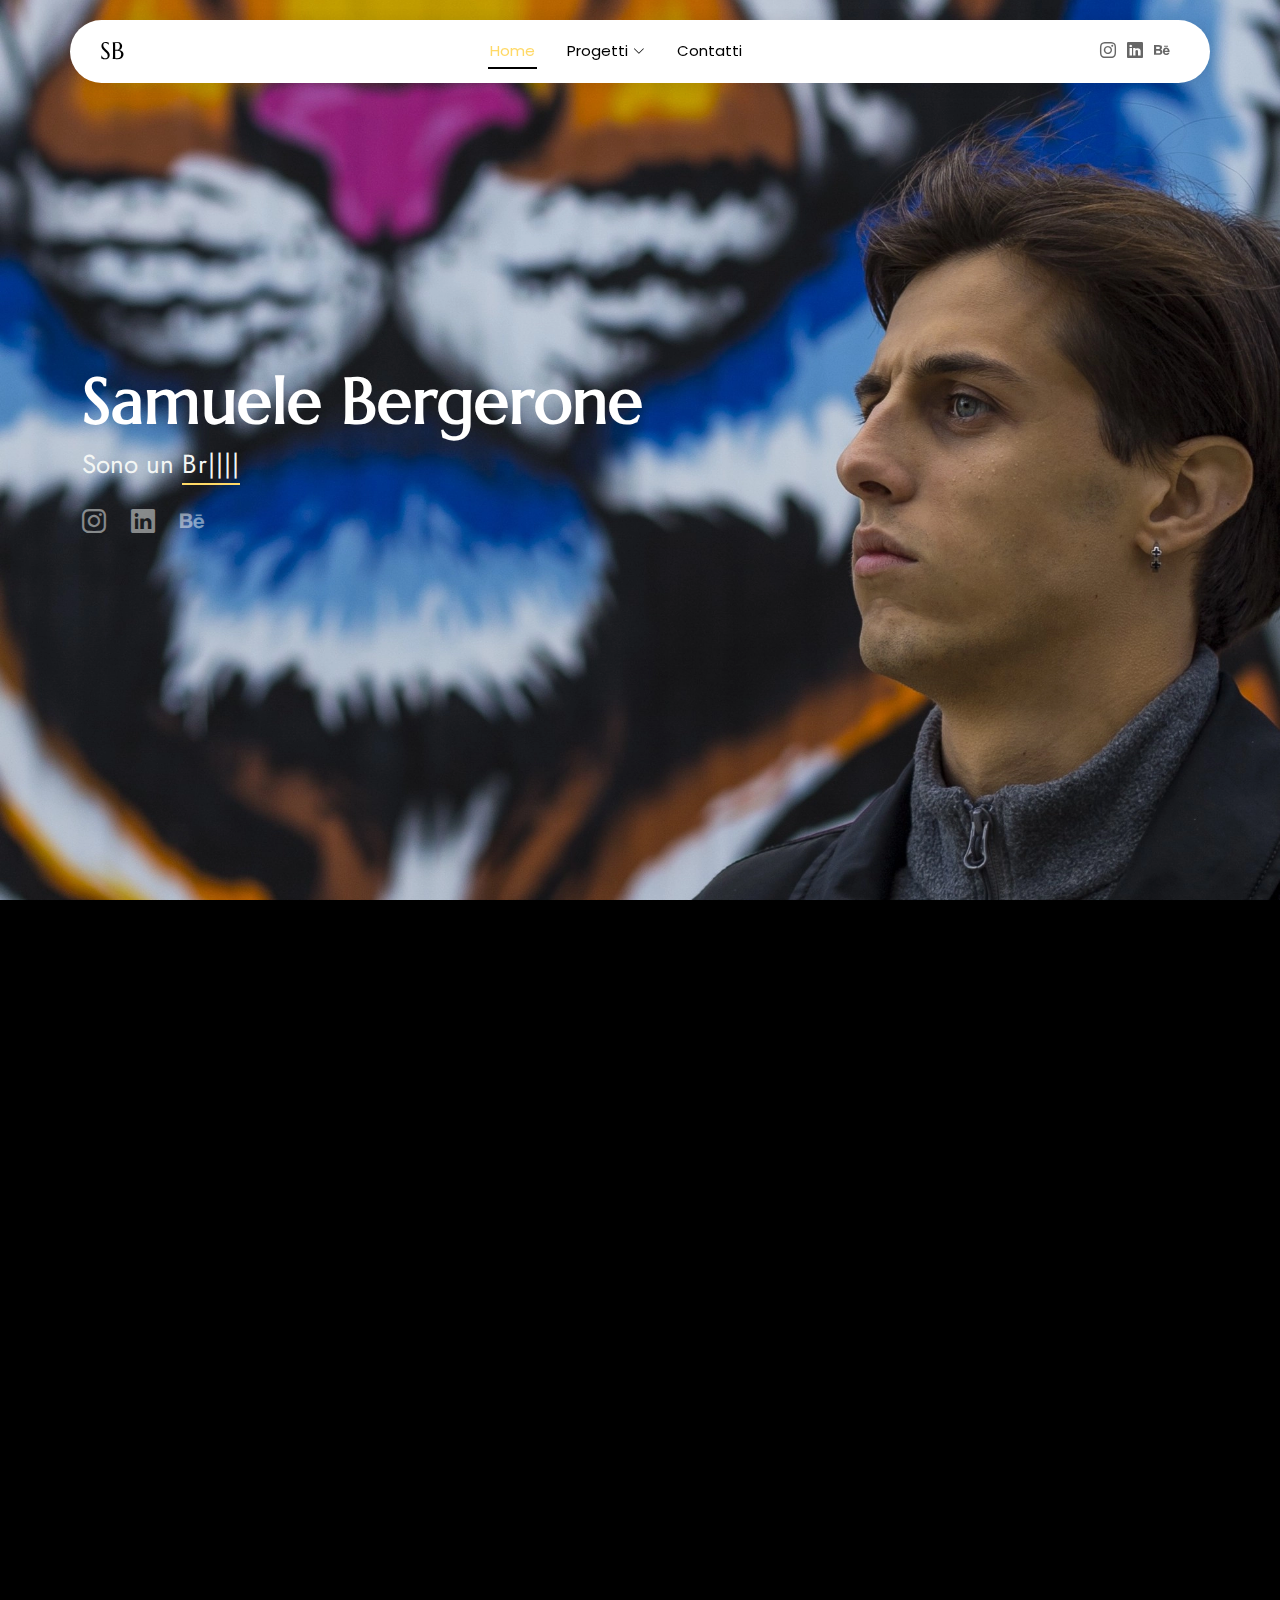
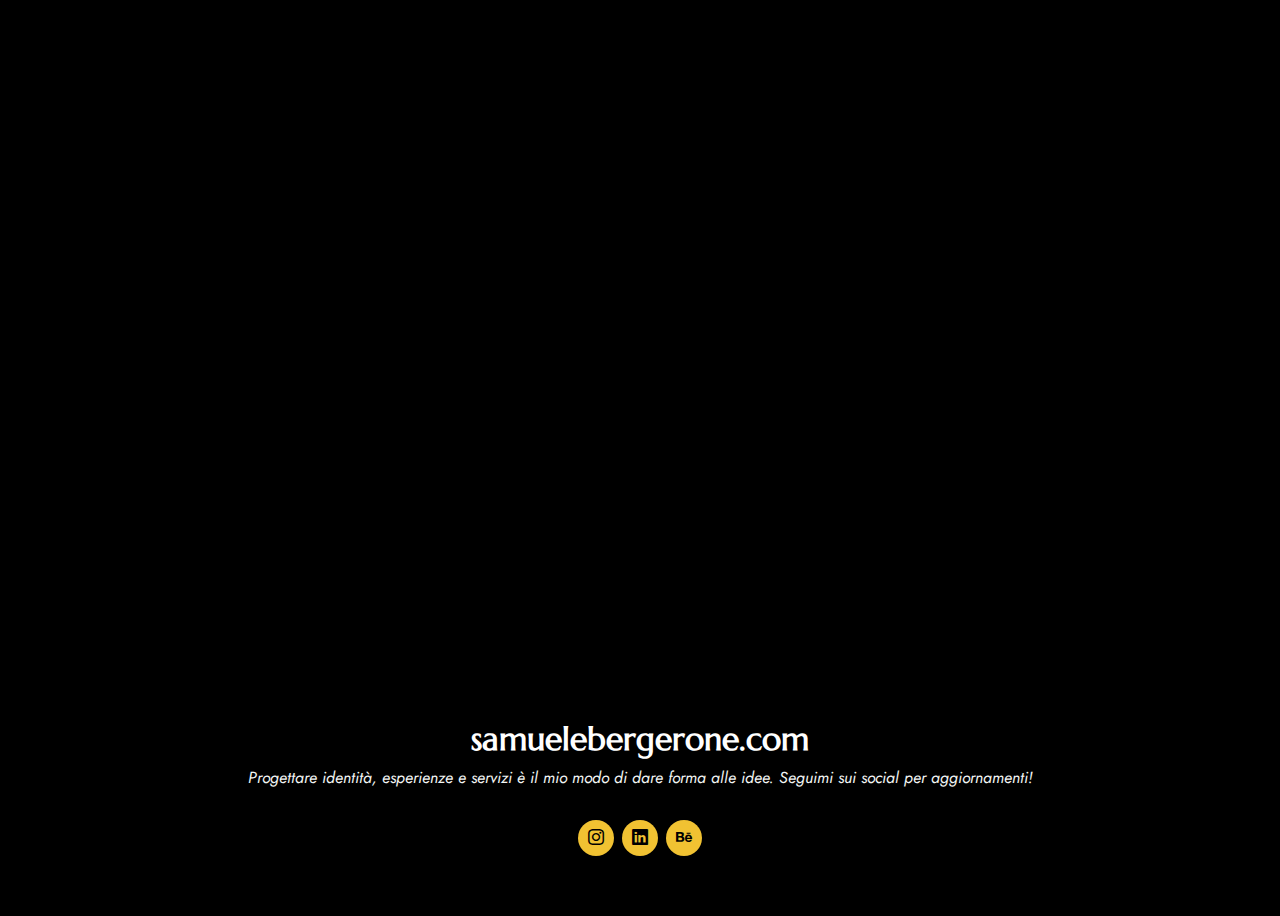
<file: index.html>
<!DOCTYPE html>
<html lang="en">

<head>
  <meta charset="utf-8">
  <meta content="width=device-width, initial-scale=1.0" name="viewport">
  <title>Samuele Bergerone | Designer</title>
  <meta name="Samuele Bergerone | Designer" content="Sono un designer della comunicazione con una forte passione per il mondo UX/UI. Sono laureato al Politecnico di Torino nel corso di Design e Comunicazione.">
  <link rel="icon" type="image/png" href="assets/img/favicon-SB.png">
  <meta name="description" content="">
  <meta name="keywords" content="">

  <!-- Font -->
  <link href="https://fonts.googleapis.com" rel="preconnect">
  <link href="https://fonts.gstatic.com" rel="preconnect" crossorigin>
  <link href="https://fonts.googleapis.com/css2?family=Poppins:ital,wght@0,100;0,200;0,300;0,400;0,500;0,600;0,700;0,800;0,900;1,100;1,200;1,300;1,400;1,500;1,600;1,700;1,800;1,900&family=Jost:ital,wght@0,100;0,200;0,300;0,400;0,500;0,600;0,700;0,800;0,900;1,100;1,200;1,300;1,400;1,500;1,600;1,700;1,800;1,900&family=Marcellus:wght@400&display=swap" rel="stylesheet">

  <!-- link a file in Vendor -->
  <link href="assets/vendor/bootstrap/css/bootstrap.min.css" rel="stylesheet">
  <link href="assets/vendor/bootstrap-icons/bootstrap-icons.css" rel="stylesheet">
  <link href="assets/vendor/aos/aos.css" rel="stylesheet">
  <link href="assets/vendor/swiper/swiper-bundle.min.css" rel="stylesheet">
  <link href="assets/vendor/glightbox/css/glightbox.min.css" rel="stylesheet">

  <!-- CSS File -->
  <link href="assets/css/main.css" rel="stylesheet">

</head>

<body class="index-page">

  <header id="header" class="header d-flex align-items-center fixed-top">
    <div class="header-container container-fluid container-xl position-relative d-flex align-items-center justify-content-between">

      <a href="index.html" class="logo d-flex align-items-center me-auto me-xl-0">

        <h1 class="sitename">SB</h1>
      </a>

      <nav id="navmenu" class="navmenu">
        <ul>
          <!-- Link alla homepage -->
          <li><a href="index.html" class="active">Home</a></li>

          <!-- Menu a discesa con link a pagine dei progetti -->
          <li class="dropdown">
            <a href="#"><span>Progetti</span> <i class="bi bi-chevron-down toggle-dropdown"></i></a>
            <ul class="dropdown-active">
              <li><a href="libreria-cb.html">Libreria CB</a></li>
              <li><a href="rebranding-dad.html">Rebranding DAD</a></li>
              <li><a href="foodloop.html">FoodLoop</a></li>
              <li><a href="soulpath.html">SOULPATH</a></li>
            </ul>
          </li>

          <!-- Link alla pagina contatti -->
          <li><a href="contatti.html">Contatti</a></li>
        </ul>

        <!-- Icona per il menu mobile -->
        <i class="mobile-nav-toggle d-xl-none bi bi-list"></i>
      </nav>

      <div class="header-social-links">

        <a href="https://www.instagram.com/sam.berge/" target="_blank" rel="noopener noreferrer">
          <i class="bi bi-instagram"></i>
        </a>
        <a href="https://www.linkedin.com/in/samuele-bergerone-a0b2b9305//" target="_blank" rel="noopener noreferrer">
          <i class="bi bi-linkedin"></i>
        </a>
        <a href="https://www.behance.net/samuelebergero" target="_blank" rel="noopener noreferrer">
          <i class="bi bi-behance"></i>
        </a>
      </div>

    </div>
  </header>

  <main class="main">

    <!-- sezione fronte -->
    <section id="fronte" class="fronte section dark-background">

      <img src="assets/img/profile/foto-main.webp" alt="" class="face-right" data-aos="fade-in">

      <div class="container" data-aos="fade-up" data-aos-delay="100">
        <h2>Samuele Bergerone<br></h2>
        <p>Sono un <span class="typed" data-typed-items="Brand Designer, UX/UI Designer , Communication Designer">Photo</span><span class="typed-cursor" aria-hidden="true">|</span><span class="typed-cursor" aria-hidden="true">|</span><span class="typed-cursor" aria-hidden="true">|</span></p>
        <div class="social-links">

          <a href="https://www.instagram.com/sam.berge/" target="_blank" rel="noopener noreferrer">
            <i class="bi bi-instagram"></i>
          </a>
          <a href="https://www.linkedin.com/in/samuele-bergerone-a0b2b9305//" target="_blank" rel="noopener noreferrer">
            <i class="bi bi-linkedin"></i>
          </a>
          <a href="https://www.behance.net/samuelebergero" target="_blank" rel="noopener noreferrer">
            <i class="bi bi-behance"></i>
          </a>
        </div>
      </div>

    </section><!-- /sezione fronte -->

    <!-- sezione informazioni -->
    <section id="info" class="info section dark-background">

      <!-- sezione titolo -->
      <div class="container section-title" data-aos="fade-up">
        <h2>about me</h2>
        <div><span>Ciao, mi chiamo</span> <span class="description-title">Samuele Bergerone</span></div>
      </div><!-- fine sezione titolo -->

      <div class="container" data-aos="fade-up" data-aos-delay="100">

        <div class="row gy-4 justify-content-between">
          <div class="col-lg-4 profile-img align-self-start">
            <img src="assets/img/profile/foto-profilo.webp" class="img-fluid" alt="">
          </div>
          <div class="col-lg-7 content">
            <h3>Sono un designer della comunicazione con una forte passione per il mondo UX/UI. Sono laureato al Politecnico di Torino nel corso di Design e Comunicazione.&nbsp;&nbsp;</h3>
            <p></p>
            <div><br></div>
            Mi dedico alla creazione di esperienze visive e interattive che uniscono estetica e funzionalità.
            <p></p>
            <ul>
              <li><i class="bi bi-check2-all"></i> <span>Credo nel design come strumento per trasmettere emozioni.</span></li>
              <li><i class="bi bi-check2-all"></i>Mi piace esplorare nuove soluzioni, combinando creatività e strategia</li>
              <li><i class="bi bi-check2-all"></i> <span>Il mio obbiettivo è quello di combinare creatività e strategia per dare vita a progetti che siano intuitivi, coinvolgenti e originali.</span></li>
            </ul>
          </div>
        </div>

      </div>

    </section><!-- /fine sez. info -->

    <!-- sezione competenze -->
    <section id="competenze" class="competenze section dark-background">

      <div class="container section-title" data-aos="fade-up">
        <h2>skills</h2>
        <div><span>Le mie</span> <span class="description-title">competenze</span></div>
      </div>

      <div class="container">

        <div class="row gy-4">

          <div class="col-lg-4 col-md-6 service-item d-flex" data-aos="fade-up" data-aos-delay="100">
            <div class="icon flex-shrink-0"><i class="bi bi-briefcase"></i></div>
            <div>
              <h4 class="title">Lingue straniere</h4>
              <p class="description">Madrelingua italiano con certificazione IELTS C1 in inglese. Buona conoscenza di spagnolo e francese a livello base.</p>
            </div>
          </div>

          <div class="col-lg-4 col-md-6 service-item d-flex" data-aos="fade-up" data-aos-delay="200">
            <div class="icon flex-shrink-0"><i class="bi bi-card-checklist"></i></div>
            <div>
              <h4 class="title">Software e strumenti creativi</h4>
              <p class="description">Ottima padronanza della suite Adobe (Illustrator, InDesign, Photoshop) e competenze in modellazione 3D e realtà aumentata tramite Unity e Vuforia.</p>
            </div>
          </div>

          <div class="col-lg-4 col-md-6 service-item d-flex" data-aos="fade-up" data-aos-delay="300">
            <div class="icon flex-shrink-0"><i class="bi bi-bar-chart"></i></div>
            <div>
              <h4 class="title">Pensiero critico e analitico</h4>
              <p class="description">Abilità nel comprendere contesti complessi, identificare problemi e proporre soluzioni innovative in modo autonomo.</p>
            </div>
          </div>

          <div class="col-lg-4 col-md-6 service-item d-flex" data-aos="fade-up" data-aos-delay="400">
            <div class="icon flex-shrink-0"><i class="bi bi-binoculars"></i></div>
            <div>
              <h4 class="title">Esplorazione e curiosità</h4>
              <p class="description">Attitudine alla scoperta di nuove tendenze nel mondo della comunicazione e aggiornamento costante su strumenti e linguaggi del settore.</p>
            </div>
          </div>

          <div class="col-lg-4 col-md-6 service-item d-flex" data-aos="fade-up" data-aos-delay="500">
            <div class="icon flex-shrink-0"><i class="bi bi-search"></i></div>
            <div>
              <h4 class="title">Precisione e attenzione al dettaglio</h4>
              <p class="description">Cura nei dettagli grafici, visivi e testuali durante lo sviluppo di progetti, con attenzione alla coerenza estetica e comunicativa.</p>
            </div>
          </div>

          <div class="col-lg-4 col-md-6 service-item d-flex" data-aos="fade-up" data-aos-delay="600">
            <div class="icon flex-shrink-0"><i class="bi bi-calendar4-week"></i></div>
            <div>
              <h4 class="title">Capacità organizzative</h4>
              <p class="description">Elevata capacità di pianificazione e gestione del lavoro di gruppo, con attenzione alle scadenze e al coordinamento dei compiti.</p>

            </div>
          </div>

        </div>

      </div>

    </section><!-- /fine sez. competenze -->

  </main>

  <footer id="footer" class="footer position-relative dark-background">
    <div class="container">
      <h3 class="footer-domain">samuelebergerone.com</h3>
      <p>Progettare identità, esperienze e servizi è il mio modo di dare forma alle idee. Seguimi sui social per aggiornamenti!</p>
      <div class="social-links d-flex justify-content-center">

        <a href="https://www.instagram.com/sam.berge/" target="_blank" rel="noopener noreferrer">
          <i class="bi bi-instagram"></i>
        </a>
        <a href="https://www.linkedin.com/in/samuele-bergerone-a0b2b9305//" target="_blank" rel="noopener noreferrer">
          <i class="bi bi-linkedin"></i>
        </a>
        <a href="https://www.behance.net/samuelebergero" target="_blank" rel="noopener noreferrer">
          <i class="bi bi-behance"></i>
        </a>

      </div>
      <div class="container">

      </div>
    </div>
  </footer>

  <!-- Scroll Top -->
  <a href="#" id="scroll-top" class="scroll-top d-flex align-items-center justify-content-center"><i class="bi bi-arrow-up-short"></i></a>


  <!-- file vendor -->
  <script src="assets/vendor/bootstrap/js/bootstrap.bundle.min.js"></script>
  <script src="assets/vendor/aos/aos.js"></script>
  <script src="assets/vendor/typed.js/typed.umd.js"></script>
  <script src="assets/vendor/swiper/swiper-bundle.min.js"></script>
  <script src="assets/vendor/glightbox/js/glightbox.min.js"></script>

  <!-- Main.js File -->
  <script src="assets/js/main.js"></script>

</body>

</html>
</file>
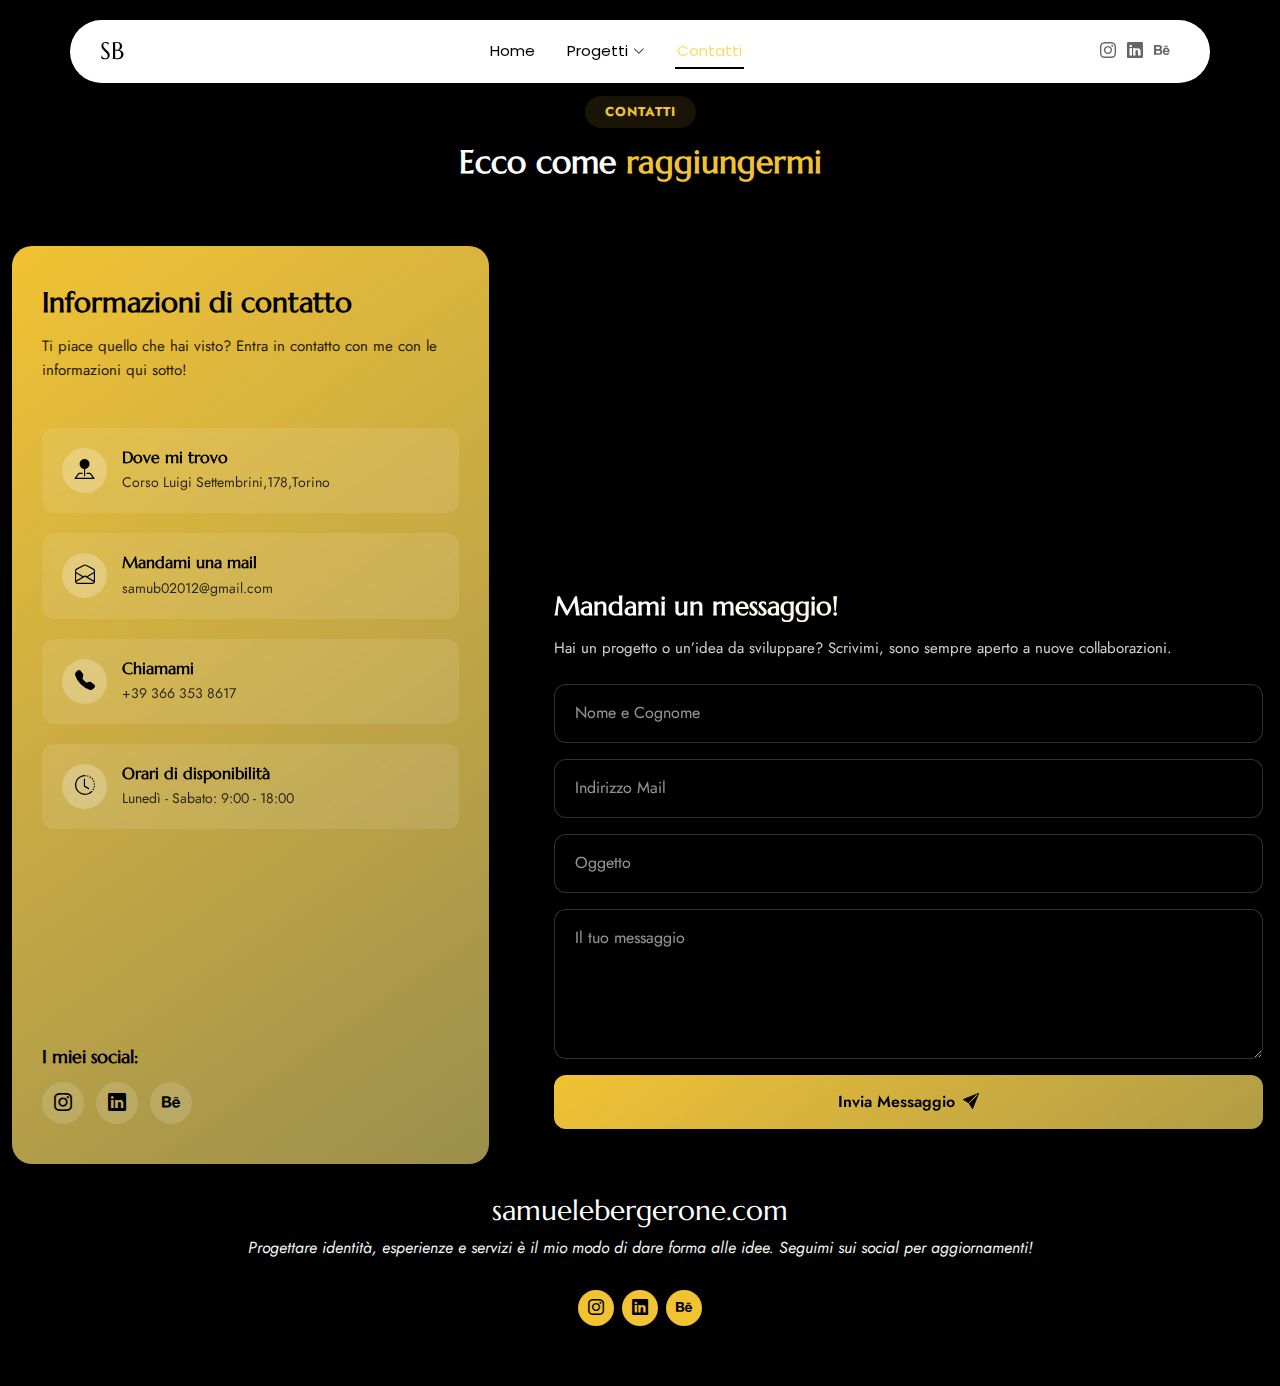
<file: contatti.html>
<!DOCTYPE html>
<html lang="en">

<head>
  <meta charset="utf-8">
  <meta content="width=device-width, initial-scale=1.0" name="viewport">
  <title>Contatti</title>
  <link rel="icon" type="image/png" href="assets/img/favicon-SB.png">
  <meta name="description" content="">
  <meta name="keywords" content="">


  <!-- Font -->
  <link href="https://fonts.googleapis.com" rel="preconnect">
  <link href="https://fonts.gstatic.com" rel="preconnect" crossorigin>
  <link href="https://fonts.googleapis.com/css2?family=Poppins:ital,wght@0,100;0,200;0,300;0,400;0,500;0,600;0,700;0,800;0,900;1,100;1,200;1,300;1,400;1,500;1,600;1,700;1,800;1,900&family=Jost:ital,wght@0,100;0,200;0,300;0,400;0,500;0,600;0,700;0,800;0,900;1,100;1,200;1,300;1,400;1,500;1,600;1,700;1,800;1,900&family=Marcellus:wght@400&display=swap" rel="stylesheet">

  <!-- link a file in Vendor -->
  <link href="assets/vendor/bootstrap/css/bootstrap.min.css" rel="stylesheet">
  <link href="assets/vendor/bootstrap-icons/bootstrap-icons.css" rel="stylesheet">
  <link href="assets/vendor/aos/aos.css" rel="stylesheet">
  <link href="assets/vendor/swiper/swiper-bundle.min.css" rel="stylesheet">
  <link href="assets/vendor/glightbox/css/glightbox.min.css" rel="stylesheet">

  <!-- CSS File -->
  <link href="assets/css/main.css" rel="stylesheet">

</head>

<body class="contatti-page">

  <header id="header" class="header d-flex align-items-center fixed-top">
    <div class="header-container container-fluid container-xl position-relative d-flex align-items-center justify-content-between">

      <a href="index.html" class="logo d-flex align-items-center me-auto me-xl-0">

        <h1 class="sitename">SB</h1>
      </a>

      <nav id="navmenu" class="navmenu">
        <ul>
          <!-- Link alla homepage -->
          <li><a href="index.html">Home</a></li>

          <!-- Menu a discesa con link a pagine dei progetti -->
          <li class="dropdown">
            <a href="#"><span>Progetti</span> <i class="bi bi-chevron-down toggle-dropdown"></i></a>
            <ul class="dropdown-active">
              <li><a href="libreria-cb.html">Libreria CB</a></li>
              <li><a href="rebranding-dad.html">Rebranding DAD</a></li>
              <li><a href="foodloop.html">FoodLoop</a></li>
              <li><a href="soulpath.html">SOULPATH</a></li>
            </ul>
          </li>

          <!-- Link alla pagina contatti -->
          <li><a href="contatti.html" class="active">Contatti</a></li>
        </ul>

        <!-- Icona per il menu mobile -->
        <i class="mobile-nav-toggle d-xl-none bi bi-list"></i>
      </nav>

      <div class="header-social-links">

        <a href="https://www.instagram.com/sam.berge/" target="_blank" rel="noopener noreferrer">
          <i class="bi bi-instagram"></i>
        </a>
        <a href="https://www.linkedin.com/in/samuele-bergerone-a0b2b9305/" target="_blank" rel="noopener noreferrer">
          <i class="bi bi-linkedin"></i>
        </a>
        <a href="https://www.behance.net/samuelebergero" target="_blank" rel="noopener noreferrer">
          <i class="bi bi-behance"></i>
        </a>
      </div>

    </div>
  </header>

  <main class="main">

    <!-- Sezione contatti -->
    <section id="contact-2" class="contact-2 section dark-background">
      <!-- TItolo sez. -->
      <div class="container section-title" data-aos="fade-up">
        <h2>Contatti</h2>
        <div><span>Ecco come</span> <span class="description-title">raggiungermi</span></div>
      </div><!-- Fine titolo -->

      <!-- Varie sezioni con informazioni -->
      <div class="container">
        <div class="contact-wrapper">
          <div class="contact-info-panel">
            <div class="contact-info-header">
              <h3>Informazioni di contatto</h3>
              <p>Ti piace quello che hai visto? Entra in contatto con me con le informazioni qui sotto!</p>
            </div>

            <div class="contact-info-cards">
              <div class="info-card">
                <div class="icon-container">
                  <i class="bi bi-pin-map-fill"></i>
                </div>
                <div class="card-content">
                  <h4>Dove mi trovo</h4>
                  <p>Corso Luigi Settembrini,178,Torino</p>
                </div>
              </div>

              <div class="info-card">
                <div class="icon-container">
                  <i class="bi bi-envelope-open"></i>
                </div>
                <div class="card-content">
                  <h4>Mandami una mail</h4>
                  <p>samub02012@gmail.com</p>
                </div>
              </div>

              <div class="info-card">
                <div class="icon-container">
                  <i class="bi bi-telephone-fill"></i>
                </div>
                <div class="card-content">
                  <h4>Chiamami</h4>
                  <p>+39 366 353 8617</p>
                </div>
              </div>

              <div class="info-card">
                <div class="icon-container">
                  <i class="bi bi-clock-history"></i>
                </div>
                <div class="card-content">
                  <h4>Orari di disponibilità</h4>
                  <p>Lunedì - Sabato: 9:00 - 18:00</p>
                </div>
              </div>
            </div>

            <!-- pannello con social cliccabili -->
            <div class="social-links-panel">
              <h5>I miei social:</h5>
              <div class="social-icons">

                <a href="https://www.instagram.com/sam.berge/" target="_blank" rel="noopener noreferrer">
                  <i class="bi bi-instagram"></i>
                </a>
                <a href="https://www.linkedin.com/in/samuele-bergerone-a0b2b9305/" target="_blank" rel="noopener noreferrer">
                  <i class="bi bi-linkedin"></i>
                </a>
                <a href="https://www.behance.net/samuelebergero" target="_blank" rel="noopener noreferrer">
                  <i class="bi bi-behance"></i>
                </a>

              </div>
            </div>
          </div>

          <!-- pannello con form x contatto -->
          
          <div class="contact-form-panel">
            <div class="map-container">
              <iframe src="https://www.google.com/maps/embed?pb=!1m18!1m12!1m3!1d2819.733509917187!2d7.61603807573485!3d45.03033496228302!2m3!1f0!2f0!3f0!3m2!1i1024!2i768!4f13.1!3m3!1m2!1s0x47881340ef6330a1%3A0xa805d611f41e47ec!2sPolitecnico%20di%20Torino%20-%20Cittadella%20Politecnica%20del%20Design%20e%20della%20Mobilit%C3%A0%20Sostenibile!5e0!3m2!1sit!2sit!4v1749078536872!5m2!1sit!2sit" width="100%" height="100%" style="border:0;" allowfullscreen="" loading="lazy" referrerpolicy="no-referrer-when-downgrade"></iframe>
            </div>

            <div class="form-container">
              <h3>Mandami un messaggio!</h3>
              <p>Hai un progetto o un’idea da sviluppare? Scrivimi, sono sempre aperto a nuove collaborazioni.</p>

              <form action="https://formspree.io/f/mpqkwpvo" method="POST">
              <div class="form-floating mb-3">
                <input type="text" name="name" class="form-control" id="nameInput" placeholder="Full Name" required>
                <label for="nameInput">Nome e Cognome</label>
              </div>
              
              <div class="form-floating mb-3">
                <input type="email" name="email" class="form-control" id="emailInput" placeholder="Email Address" required>
                <label for="emailInput">Indirizzo Mail</label>
              </div>
              
              <div class="form-floating mb-3">
                <input type="text" name="subject" class="form-control" id="subjectInput" placeholder="Subject" required>
                <label for="subjectInput">Oggetto</label>
              </div>
              
              <div class="form-floating mb-3">
                <textarea name="message" class="form-control" id="messageInput" rows="5" placeholder="Your Message" style="height: 150px" required></textarea>
                <label for="messageInput">Il tuo messaggio</label>
              </div>
              
              <input type="text" name="_gotcha" style="display:none">
              
              <div class="d-grid">
                <button type="submit" class="btn-submit">Invia Messaggio <i class="bi bi-send-fill ms-2"></i></button>
              </div>
              </form>
            </div>
          </div>
        </div>
      </div>
    </section><!-- /Sezione contatti -->

  </main>

  <footer id="footer" class="footer position-relative dark-background">
    <div class="container">
      <h3 class="sitename">samuelebergerone.com</h3>
      <p>Progettare identità, esperienze e servizi è il mio modo di dare forma alle idee. Seguimi sui social per aggiornamenti!</p>
      <div class="social-links d-flex justify-content-center">

        <a href="https://www.instagram.com/sam.berge/" target="_blank" rel="noopener noreferrer">
          <i class="bi bi-instagram"></i>
        </a>
        <a href="https://www.linkedin.com/in/samuele-bergerone-a0b2b9305/" target="_blank" rel="noopener noreferrer">
          <i class="bi bi-linkedin"></i>
        </a>
        <a href="https://www.behance.net/samuelebergero" target="_blank" rel="noopener noreferrer">
          <i class="bi bi-behance"></i>
        </a>

      </div>
      <div class="container">

      </div>
    </div>
  </footer>

  <!-- bottone scroll Top -->
  <a href="#" id="scroll-top" class="scroll-top d-flex align-items-center justify-content-center"><i class="bi bi-arrow-up-short"></i></a>


  <!--  file  Vendor --> 
  <script src="assets/vendor/bootstrap/js/bootstrap.bundle.min.js"></script>
  <script src="assets/vendor/aos/aos.js"></script>
  <script src="assets/vendor/typed.js/typed.umd.js"></script>
  <script src="assets/vendor/swiper/swiper-bundle.min.js"></script>
  <script src="assets/vendor/glightbox/js/glightbox.min.js"></script>

  <!-- Main.js File -->
  <script src="assets/js/main.js"></script>

</body>

</html>
</file>
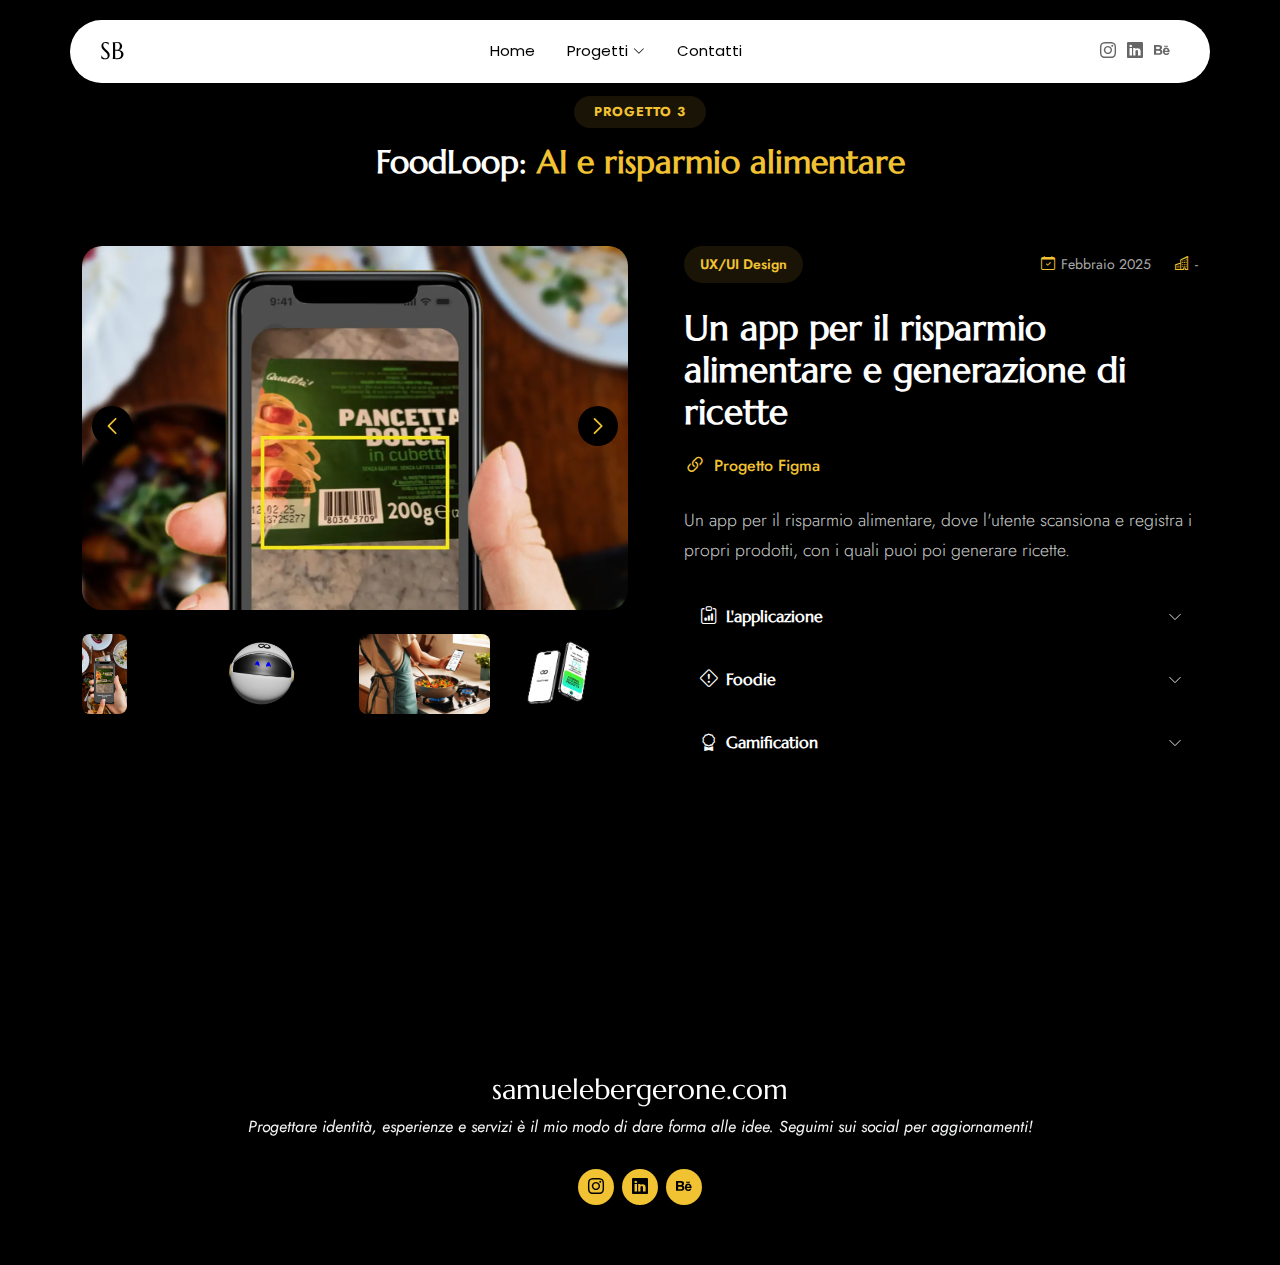
<file: foodloop.html>
<!DOCTYPE html>
<html lang="en">

<head>
  <meta charset="utf-8">
  <meta content="width=device-width, initial-scale=1.0" name="viewport">
  <title>Foodloop</title>
  <link rel="icon" type="image/png" href="assets/img/favicon-SB.png">
  <meta name="description" content="">
  <meta name="keywords" content="">


  <!-- Fonts -->
  <link href="https://fonts.googleapis.com" rel="preconnect">
  <link href="https://fonts.gstatic.com" rel="preconnect" crossorigin>
  <link href="https://fonts.googleapis.com/css2?family=Poppins:ital,wght@0,100;0,200;0,300;0,400;0,500;0,600;0,700;0,800;0,900;1,100;1,200;1,300;1,400;1,500;1,600;1,700;1,800;1,900&family=Jost:ital,wght@0,100;0,200;0,300;0,400;0,500;0,600;0,700;0,800;0,900;1,100;1,200;1,300;1,400;1,500;1,600;1,700;1,800;1,900&family=Marcellus:wght@400&display=swap" rel="stylesheet">

  <!-- link a file in Vendor -->
  <link href="assets/vendor/bootstrap/css/bootstrap.min.css" rel="stylesheet">
  <link href="assets/vendor/bootstrap-icons/bootstrap-icons.css" rel="stylesheet">
  <link href="assets/vendor/aos/aos.css" rel="stylesheet">
  <link href="assets/vendor/swiper/swiper-bundle.min.css" rel="stylesheet">
  <link href="assets/vendor/glightbox/css/glightbox.min.css" rel="stylesheet">

  <!-- Main CSS File -->
  <link href="assets/css/main.css" rel="stylesheet">

</head>

<body class="foodloop-page">

  <header id="header" class="header d-flex align-items-center fixed-top">
    <div class="header-container container-fluid container-xl position-relative d-flex align-items-center justify-content-between">

      <a href="index.html" class="logo d-flex align-items-center me-auto me-xl-0">

        <h1 class="sitename">SB</h1>
      </a>

      <nav id="navmenu" class="navmenu">
        <ul>
          <!-- Link alla homepage -->
          <li><a href="index.html">Home</a></li>

          <!-- Menu a discesa con link a pagine dei progetti -->
          <li class="dropdown">
            <a href="#"><span>Progetti</span> <i class="bi bi-chevron-down toggle-dropdown"></i></a>
            <ul class="dropdown-active">
              <li><a href="libreria-cb.html">Libreria CB</a></li>
              <li><a href="rebranding-dad.html">Rebranding DAD</a></li>
              <li><a href="foodloop.html" class="active">FoodLoop</a></li>
              <li><a href="soulpath.html">SOULPATH</a></li>
            </ul>
          </li>

          <!-- Link alla pagina contatti -->
          <li><a href="contatti.html">Contatti</a></li>
        </ul>

        <!-- Icona per il menu mobile -->
        <i class="mobile-nav-toggle d-xl-none bi bi-list"></i>
      </nav>

      <div class="header-social-links">

        <a href="https://www.instagram.com/sam.berge/" target="_blank" rel="noopener noreferrer">
          <i class="bi bi-instagram"></i>
        </a>
        <a href="https://www.linkedin.com/in/samuele-bergerone-a0b2b9305/" target="_blank" rel="noopener noreferrer">
          <i class="bi bi-linkedin"></i>
        </a>
        <a href="https://www.behance.net/samuelebergero" target="_blank" rel="noopener noreferrer">
          <i class="bi bi-behance"></i>
        </a>
      </div>

    </div>
  </header>

  <main class="main">

    <!-- Sezione dettagli portfolio -->
    <section id="portfolio-details-4" class="portfolio-details-4 section dark-background">

      <!-- sezione x titolo -->
      <div class="container section-title" data-aos="fade-up">
        <h2>PROGETTO 3</h2>
        <div><span>FoodLoop:</span> <span class="description-title">AI e risparmio alimentare</span></div>
      </div><!-- fine sezione titolo -->

      <div class="container" data-aos="fade-up" data-aos-delay="100">

        <div class="row gy-4">
          <div class="col-lg-6" data-aos="fade-right">
            <div class="portfolio-details-media">
              <div class="main-image">
                <div class="portfolio-details-slider swiper init-swiper swiper-creative swiper-3d swiper-initialized swiper-horizontal swiper-watch-progress" data-aos="zoom-in">
                  <script type="application/json" class="swiper-config">
                    {
                      "loop": true,
                      "speed": 1000,
                      "autoplay": {
                        "delay": 6000
                      },
                      "effect": "creative",
                      "creativeEffect": {
                        "prev": {
                          "shadow": true,
                          "translate": [0, 0, -400]
                        },
                        "next": {
                          "translate": ["100%", 0, 0]
                        }
                      },
                      "slidesPerView": 1,
                      "navigation": {
                        "nextEl": ".swiper-button-next",
                        "prevEl": ".swiper-button-prev"
                      }
                    }
                  </script>
                  <div class="swiper-wrapper" id="swiper-wrapper-4313a610a543fcb78" aria-live="off" style="transition-duration: 0ms; transition-delay: 0ms;">

                    <div class="swiper-slide swiper-slide-prev" role="group" aria-label="1 / 3" style="width: 636px; z-index: 2; transform: translate3d(calc(0px), calc(0px), calc(-400px)) rotateX(0deg) rotateY(0deg) rotateZ(0deg) scale(1); opacity: 1; transition-duration: 0ms;" data-swiper-slide-index="0">
                      <img src="assets/img/portfolio/foodloop/Phone Mockup Food Photography Restaurant Your Story.webp" alt="Portfolio Image" class="img-fluid">
                      <div class="swiper-slide-shadow swiper-slide-shadow-creative" style="opacity: 1; transition-duration: 0ms;"></div>
                    </div>
                    <div class="swiper-slide swiper-slide-visible swiper-slide-fully-visible swiper-slide-active" role="group" aria-label="2 / 3" style="width: 636px; z-index: 3; transform: translate3d(calc(-636px), calc(0px), calc(0px)) rotateX(0deg) rotateY(0deg) rotateZ(0deg) scale(1); opacity: 1; transition-duration: 0ms;" data-swiper-slide-index="1">
                      <img src="assets/img/portfolio/foodloop/foodie.webp" alt="Portfolio Image" class="img-fluid">
                      <div class="swiper-slide-shadow swiper-slide-shadow-creative" style="opacity: 0; transition-duration: 0ms;"></div>
                    </div>
                    <div class="swiper-slide swiper-slide-next" role="group" aria-label="3 / 3" style="width: 636px; z-index: 2; transform: translate3d(calc(100% - 1272px), calc(0px), calc(0px)) rotateX(0deg) rotateY(0deg) rotateZ(0deg) scale(1); opacity: 1; transition-duration: 0ms;" data-swiper-slide-index="2">
                      <img src="assets/img/portfolio/foodloop/mockup ricetta.webp" alt="Portfolio Image" class="img-fluid">
                      <div class="swiper-slide-shadow swiper-slide-shadow-creative" style="opacity: 1; transition-duration: 0ms;"></div>
                    </div>
                    <div class="swiper-slide swiper-slide-visible swiper-slide-fully-visible swiper-slide-active" role="group" aria-label="2 / 3" style="width: 636px; z-index: 3; transform: translate3d(calc(-636px), calc(0px), calc(0px)) rotateX(0deg) rotateY(0deg) rotateZ(0deg) scale(1); opacity: 1; transition-duration: 0ms;" data-swiper-slide-index="1">
                      <img src="assets/img/portfolio/foodloop/front.webp" alt="Portfolio Image" class="img-fluid">
                      <div class="swiper-slide-shadow swiper-slide-shadow-creative" style="opacity: 0; transition-duration: 0ms;"></div>
                    </div>
                  </div>
                  <div class="swiper-button-prev" tabindex="0" role="button" aria-label="Previous slide" aria-controls="swiper-wrapper-4313a610a543fcb78"></div>
                  <div class="swiper-button-next" tabindex="0" role="button" aria-label="Next slide" aria-controls="swiper-wrapper-4313a610a543fcb78"></div>
                
                </div>
              </div>

              <div class="thumbnail-grid" data-aos="fade-up" data-aos-delay="200">
                <div class="row g-2 mt-3">
                  <div class="col-3">
                    <img src="assets/img/portfolio/foodloop/Phone Mockup Food Photography Restaurant Your Story.webp" alt="" class="img-fluid glightbox">
                  </div>
                  <div class="col-3">
                    <img src="assets/img/portfolio/foodloop/foodie.webp" alt="" class="img-fluid glightbox">
                  </div>
                  <div class="col-3">
                    <img src="assets/img/portfolio/foodloop/mockup ricetta.webp" alt="" class="img-fluid glightbox">
                  </div>
                  <div class="col-3">
                    <img src="assets/img/portfolio/foodloop/front.webp" alt="" class="img-fluid glightbox">
                  </div>
                </div>
              </div>

              <div class="tech-stack-badges" data-aos="fade-up" data-aos-delay="300">
                <span>Figma</span>
                <span>Illustrator</span>
                <span>Indesign</span>
                <span>Blender</span>
              </div>
            </div>
          </div>

          <div class="col-lg-6" data-aos="fade-left">
            <div class="portfolio-details-content">
              <div class="project-meta">
                <div class="badge-wrapper">
                  <span class="project-badge">UX/UI Design</span>
                </div>
                <div class="date-client">
                  <div class="meta-item">
                    <i class="bi bi-calendar-check"></i>
                    <span>Febbraio 2025</span>
                  </div>
                  <div class="meta-item">
                    <i class="bi bi-buildings"></i>
                    <span>-</span>
                  </div>
                </div>
              </div>

              <h2 class="project-title">Un app per il risparmio alimentare e generazione di ricette</h2>

              <div class="project-website">
                <i class="bi bi-link-45deg"></i>
                <a href="https://www.figma.com/design/lPmPppsYWUGCTn0JnaV5qW/wireframe-gruppo-5?node-id=0-1&amp;p=f&amp;t=83NqqBuiKi7yORTI-0" target="_blank" rel="noopener noreferrer">Progetto Figma</a>
              </div>

              <div class="project-overview">
                <p class="lead">
                  Un app per il risparmio alimentare, dove l'utente scansiona e registra i propri prodotti, con i quali puoi poi generare ricette.</p>

                <div class="accordion project-accordion" id="portfolio-details-4-projectAccordion">
                  <div class="accordion-item" data-aos="fade-up" data-aos-delay="200">
                    <h2 class="accordion-header">
                      <button class="accordion-button collapsed" type="button" data-bs-toggle="collapse" data-bs-target="#portfolio-details-4-collapse-1" aria-expanded="false" aria-controls="collapseThree">
                        <i class="bi bi-clipboard-data me-2"></i>L'applicazione</button>
                    </h2>
                    <div id="portfolio-details-4-collapse-1" class="accordion-collapse collapse" data-bs-parent="#portfolio-details-4-projectAccordion" style="">
                      <div class="accordion-body">
                        <p>Tramite l'uso dell'AI, FoodLoop permette di scansionare prodotti alimentari inserendoli in un database e di generare ricette da essi. Tramite l’utilizzo dell’AI si possono generare ricette dai cibi inseriti nel database tramite scansione fotografica. Puoi personalizzare le tue ricette, sbloccare badge completando sfide e scalare la classifica dei migliori risparmiatori di cibo da tutto il mondo.</p>
                      </div>
                    </div>
                  </div>

                  <div class="accordion-item" data-aos="fade-up" data-aos-delay="100">
                    <h2 class="accordion-header">
                      <button class="accordion-button collapsed" type="button" data-bs-toggle="collapse" data-bs-target="#portfolio-details-4-collapse-2" aria-expanded="true" aria-controls="collapseTwo">
                        <i class="bi bi-exclamation-diamond me-2"></i>Foodie</button>
                    </h2>
                    <div id="portfolio-details-4-collapse-2" class="accordion-collapse collapse" data-bs-parent="#portfolio-details-4-projectAccordion" style="">
                      <div class="accordion-body">
                        <p>Il robottino Foodie è la mascotte dell'applicazione, guida l'utente nell'uso dell'app e compone graficamente la parte di gamification. Ha come obbiettivo quello di rendere l'uso dell'app familiare e adatta a tutti i target.</p>
                      </div>
                    </div>
                  </div>

                  <div class="accordion-item" data-aos="fade-up" data-aos-delay="200">
                    <h2 class="accordion-header">
                      <button class="accordion-button collapsed" type="button" data-bs-toggle="collapse" data-bs-target="#portfolio-details-4-collapse-3" aria-expanded="false" aria-controls="collapseThree">
                        <i class="bi bi-award me-2"></i> Gamification
                      </button>
                    </h2>
                    <div id="portfolio-details-4-collapse-3" class="accordion-collapse collapse" data-bs-parent="#portfolio-details-4-projectAccordion" style="">
                      <div class="accordion-body">
                        <p>Tramite l’utilizzo di un processo di gamification interno all’applicazione, si possono attirare e mantenere attive le utenze più giovani, ma senza risultare invasivi nell’utilizzo dell’applicazione per quelle fasce d’età più avanzate, che possono comunque utilizzare l’applicazione ma seguendo altri obbiettivi.</p>
                      </div>
                    </div>
                  </div>
                </div>
              </div>

              <div class="project-features" data-aos="fade-up" data-aos-delay="300">
                <h3><i class="bi bi-stars"></i>Punti chiave</h3>
                <div class="row g-3">
                  <div class="col-md-6">
                    <ul class="feature-list">
                      <li><i class="bi bi-check2-circle"></i> Target esteso</li>
                      <li><i class="bi bi-check2-circle"></i> Utilizzo sano dell'AI</li>
                      <li><i class="bi bi-check2-circle"></i> Semplice e intuitiva</li>
                    </ul>
                  </div>
                  <div class="col-md-6">
                    <ul class="feature-list">
                      <li><i class="bi bi-check2-circle"></i> Socialmente utile</li>
                      <li><i class="bi bi-check2-circle"></i> Multifunzionale</li>
                      <li><i class="bi bi-check2-circle"></i> Socialmente utile</li>
                    </ul>
                  </div>
                </div>
              </div>

            </div>
          </div>
        </div>

      </div>

    </section><!-- /Portfolio Details 4 Section -->

  </main>

  <footer id="footer" class="footer position-relative dark-background">
    <div class="container">
      <h3 class="sitename">samuelebergerone.com</h3>
      <p>Progettare identità, esperienze e servizi è il mio modo di dare forma alle idee. Seguimi sui social per aggiornamenti!</p>
      <div class="social-links d-flex justify-content-center">

        <a href="https://www.instagram.com/sam.berge/" target="_blank" rel="noopener noreferrer">
          <i class="bi bi-instagram"></i>
        </a>
        <a href="https://www.linkedin.com/in/samuele-bergerone-a0b2b9305/" target="_blank" rel="noopener noreferrer">
          <i class="bi bi-linkedin"></i>
        </a>
        <a href="https://www.behance.net/samuelebergero" target="_blank" rel="noopener noreferrer">
          <i class="bi bi-behance"></i>
        </a>

      </div>
      <div class="container">

      </div>
    </div>
  </footer>

  <!-- Scroll Top -->
  <a href="#" id="scroll-top" class="scroll-top d-flex align-items-center justify-content-center"><i class="bi bi-arrow-up-short"></i></a>

  <!-- file vendor -->
  <script src="assets/vendor/bootstrap/js/bootstrap.bundle.min.js"></script>
  <script src="assets/vendor/aos/aos.js"></script>
  <script src="assets/vendor/typed.js/typed.umd.js"></script>
  <script src="assets/vendor/swiper/swiper-bundle.min.js"></script>
  <script src="assets/vendor/glightbox/js/glightbox.min.js"></script>

  <!-- Main.js File -->
  <script src="assets/js/main.js"></script>

</body>

</html>
</file>
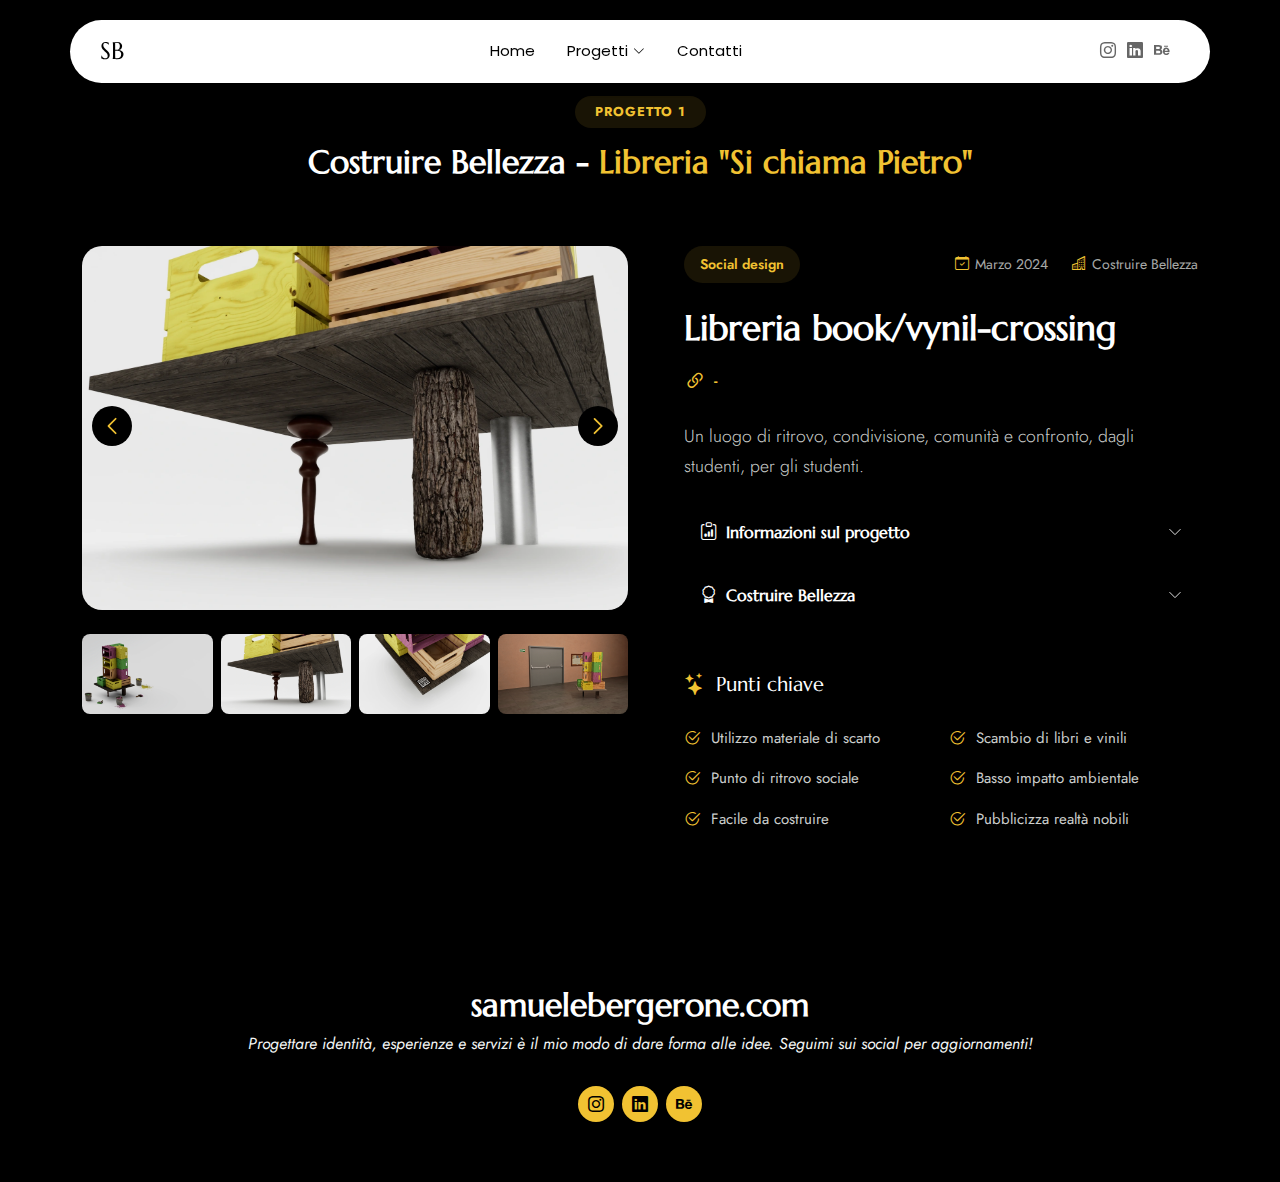
<file: libreria-cb.html>
<!DOCTYPE html>
<html lang="en">

<head>
  <meta charset="utf-8">
  <meta content="width=device-width, initial-scale=1.0" name="viewport">
  <title>Libreria Cb</title>
  <link rel="icon" type="image/png" href="assets/img/favicon-SB.png">
  <meta name="description" content="">
  <meta name="keywords" content="">


  <!-- Fonts -->
  <link href="https://fonts.googleapis.com" rel="preconnect">
  <link href="https://fonts.gstatic.com" rel="preconnect" crossorigin>
  <link href="https://fonts.googleapis.com/css2?family=Poppins:ital,wght@0,100;0,200;0,300;0,400;0,500;0,600;0,700;0,800;0,900;1,100;1,200;1,300;1,400;1,500;1,600;1,700;1,800;1,900&family=Jost:ital,wght@0,100;0,200;0,300;0,400;0,500;0,600;0,700;0,800;0,900;1,100;1,200;1,300;1,400;1,500;1,600;1,700;1,800;1,900&family=Marcellus:wght@400&display=swap" rel="stylesheet">

  <!-- link a file in Vendor -->
  <link href="assets/vendor/bootstrap/css/bootstrap.min.css" rel="stylesheet">
  <link href="assets/vendor/bootstrap-icons/bootstrap-icons.css" rel="stylesheet">
  <link href="assets/vendor/aos/aos.css" rel="stylesheet">
  <link href="assets/vendor/swiper/swiper-bundle.min.css" rel="stylesheet">
  <link href="assets/vendor/glightbox/css/glightbox.min.css" rel="stylesheet">

  <!-- Main CSS File -->
  <link href="assets/css/main.css" rel="stylesheet">

</head>

<body class="libreria-cb-page">

  <header id="header" class="header d-flex align-items-center fixed-top">
    <div class="header-container container-fluid container-xl position-relative d-flex align-items-center justify-content-between">

      <a href="index.html" class="logo d-flex align-items-center me-auto me-xl-0">

        <h1 class="sitename">SB</h1>
      </a>

      <nav id="navmenu" class="navmenu">
        <ul>
          <!-- Link alla homepage -->
          <li><a href="index.html">Home</a></li>

          <!-- Menu a discesa con link a pagine dei progetti -->
          <li class="dropdown">
            <a href="#"><span>Progetti</span> <i class="bi bi-chevron-down toggle-dropdown"></i></a>
            <ul class="dropdown-active">
              <li><a href="libreria-cb.html" class="active">Libreria CB</a></li>
              <li><a href="rebranding-dad.html">Rebranding DAD</a></li>
              <li><a href="foodloop.html">FoodLoop</a></li>
              <li><a href="soulpath.html">SOULPATH</a></li>
            </ul>
          </li>

          <!-- Link alla pagina contatti -->
          <li><a href="contatti.html">Contatti</a></li>
        </ul>

        <!-- Icona per il menu mobile -->
        <i class="mobile-nav-toggle d-xl-none bi bi-list"></i>
      </nav>

      <div class="header-social-links">

        <a href="https://www.instagram.com/sam.berge/" target="_blank" rel="noopener noreferrer">
          <i class="bi bi-instagram"></i>
        </a>
        <a href="https://www.linkedin.com/in/samuele-bergerone-a0b2b9305/" target="_blank" rel="noopener noreferrer">
          <i class="bi bi-linkedin"></i>
        </a>
        <a href="https://www.behance.net/samuelebergero" target="_blank" rel="noopener noreferrer">
          <i class="bi bi-behance"></i>
        </a>
      </div>

    </div>
  </header>

  <main class="main">

    <!-- Sezione dettagli portfolio -->
    <section id="portfolio-details" class="portfolio-details section dark-background">

      <!-- Titolo progetto -->
      <div class="container section-title" data-aos="fade-up">
        <h2 class="scroll-adjust">Progetto 1</h2>
        <div><span>Costruire Bellezza -</span> <span class="description-title">Libreria "Si chiama Pietro"</span></div>
      </div><!-- fine sez. titolo -->

      <div class="container" data-aos="fade-up" data-aos-delay="100">

        <div class="row gy-4">
          <div class="col-lg-6" data-aos="fade-right">
            <div class="portfolio-details-media">
              <div class="main-image">
                <div class="portfolio-details-slider swiper init-swiper swiper-creative swiper-3d swiper-initialized swiper-horizontal swiper-watch-progress" data-aos="zoom-in">
                  <script type="application/json" class="swiper-config">
                    {
                      "loop": true,
                      "speed": 1000,
                      "autoplay": {
                        "delay": 6000
                      },
                      "effect": "creative",
                      "creativeEffect": {
                        "prev": {
                          "shadow": true,
                          "translate": [0, 0, -400]
                        },
                        "next": {
                          "translate": ["100%", 0, 0]
                        }
                      },
                      "slidesPerView": 1,
                      "navigation": {
                        "nextEl": ".swiper-button-next",
                        "prevEl": ".swiper-button-prev"
                      }
                    }
                  </script>
                  <div class="swiper-wrapper" id="swiper-wrapper-b16ff7cdb2e8d1f4" aria-live="off" style="transition-duration: 0ms; transition-delay: 0ms;">

                    <div class="swiper-slide swiper-slide-prev" role="group" aria-label="2 / 3" style="width: 636px; z-index: 2; transform: translate3d(calc(0px), calc(0px), calc(-400px)) rotateX(0deg) rotateY(0deg) rotateZ(0deg) scale(1); opacity: 1; transition-duration: 0ms;" data-swiper-slide-index="1">
                      <img src="assets/img/portfolio/libreria/ambiente.webp" alt="Portfolio Image" class="img-fluid">
                      <div class="swiper-slide-shadow swiper-slide-shadow-creative" style="opacity: 1; transition-duration: 0ms;"></div>
                    </div>
                    <div class="swiper-slide swiper-slide-visible swiper-slide-fully-visible swiper-slide-active" role="group" aria-label="3 / 3" style="width: 636px; z-index: 3; transform: translate3d(calc(-636px), calc(0px), calc(0px)) rotateX(0deg) rotateY(0deg) rotateZ(0deg) scale(1); opacity: 1; transition-duration: 0ms;" data-swiper-slide-index="2">
                      <img src="assets/img/portfolio/libreria/dettagli 1.webp" alt="Portfolio Image" class="img-fluid">
                      <div class="swiper-slide-shadow swiper-slide-shadow-creative" style="opacity: 0; transition-duration: 0ms;"></div>
                    </div>
                    <div class="swiper-slide swiper-slide-next" role="group" aria-label="1 / 3" style="width: 636px; z-index: 2; transform: translate3d(calc(100% - 1272px), calc(0px), calc(0px)) rotateX(0deg) rotateY(0deg) rotateZ(0deg) scale(1); opacity: 1; transition-duration: 0ms;" data-swiper-slide-index="0">
                      <img src="assets/img/portfolio/libreria/dettagli 2.webp" alt="Portfolio Image" class="img-fluid">
                      <div class="swiper-slide-shadow swiper-slide-shadow-creative" style="opacity: 0; transition-duration: 0ms;"></div>
                    </div>
                    <div class="swiper-slide swiper-slide-next" role="group" aria-label="1 / 3" style="width: 636px; z-index: 2; transform: translate3d(calc(100% - 1272px), calc(0px), calc(0px)) rotateX(0deg) rotateY(0deg) rotateZ(0deg) scale(1); opacity: 1; transition-duration: 0ms;" data-swiper-slide-index="0">
                      <img src="assets/img/portfolio/libreria/render ambiente.webp" alt="Portfolio Image" class="img-fluid">
                      <div class="swiper-slide-shadow swiper-slide-shadow-creative" style="opacity: 0; transition-duration: 0ms;"></div>
                    </div>
                  </div>
                  <div class="swiper-button-prev" tabindex="0" role="button" aria-label="Previous slide" aria-controls="swiper-wrapper-b16ff7cdb2e8d1f4"></div>
                  <div class="swiper-button-next" tabindex="0" role="button" aria-label="Next slide" aria-controls="swiper-wrapper-b16ff7cdb2e8d1f4"></div>
                
                </div>
              </div>

              <div class="thumbnail-grid" data-aos="fade-up" data-aos-delay="200">
                <div class="row g-2 mt-3">
                  <div class="col-3">
                    <img src="assets/img/portfolio/libreria/ambiente.webp" alt="" class="img-fluid glightbox">
                  </div>
                  <div class="col-3">
                    <img src="assets/img/portfolio/libreria/dettagli 1.webp" alt="" class="img-fluid glightbox">
                  </div>
                  <div class="col-3">
                    <img src="assets/img/portfolio/libreria/dettagli 2.webp" alt="" class="img-fluid glightbox">
                  </div>
                  <div class="col-3">
                    <img src="assets/img/portfolio/libreria/render ambiente.webp" alt="" class="img-fluid glightbox">
                  </div>
                </div>
              </div>

              <div class="tech-stack-badges" data-aos="fade-up" data-aos-delay="300">
                <span>Illustrator</span>
                <span>Photoshop</span>
                <span>Rhinoceros</span>
                <span>Blender</span>
                <span>Twinmotion</span>
              </div>
            </div>
          </div>

          <div class="col-lg-6" data-aos="fade-left">
            <div class="portfolio-details-content">
              <div class="project-meta">
                <div class="badge-wrapper">
                  <span class="project-badge">Social design</span>
                </div>
                <div class="date-client">
                  <div class="meta-item">
                    <i class="bi bi-calendar-check"></i>
                    <span>Marzo 2024</span>
                  </div>
                  <div class="meta-item">
                    <i class="bi bi-buildings"></i>
                    <span>Costruire Bellezza</span>
                  </div>
                </div>
              </div>

              <h2 class="project-title">Libreria book/vynil-crossing</h2>

              <div class="project-website">
                <i class="bi bi-link-45deg"></i>
                <a href="#" target="_blank">-</a>
              </div>

              <div class="project-overview">
                <p class="lead">
                  Un luogo di ritrovo, condivisione, comunità e confronto, dagli studenti, per gli studenti.
                </p>

                <div class="accordion project-accordion" id="portfolio-details-projectAccordion">
                  <div class="accordion-item" data-aos="fade-up">
                    <h2 class="accordion-header">
                      <button class="accordion-button collapsed" type="button" data-bs-toggle="collapse" data-bs-target="#portfolio-details-collapse-1" aria-expanded="false" aria-controls="collapseOne">
                        <i class="bi bi-clipboard-data me-2"></i>Informazioni sul progetto&nbsp;</button>
                    </h2>
                    <div id="portfolio-details-collapse-1" class="accordion-collapse collapse" data-bs-parent="#portfolio-details-projectAccordion" style="">
                      <div class="accordion-body">
                        <p>La libreria “Si chiama Pietro” è un progetto di bookcrossing e vinylcrossing: libri scolastici, riviste, manuali, romanzi e vinili sono messi a disposizione degli studenti del Politecnico di Torino, che a loro volta ne possono depositare di nuovi,riducendo la necessità di acquisti individuali e promuovendo di conseguenza la sostenibilità economica ed ecologica. Si tratta dunque di una libreria sempre in crescita, progettata per fornire un punto di incontro e ritrovo per gli studenti.</p>
                      </div>
                    </div>
                  </div>

                  <div class="accordion-item" data-aos="fade-up" data-aos-delay="200">
                    <h2 class="accordion-header">
                      <button class="accordion-button collapsed" type="button" data-bs-toggle="collapse" data-bs-target="#portfolio-details-collapse-3" aria-expanded="false" aria-controls="collapseThree">
                        <i class="bi bi-award me-2"></i>Costruire Bellezza</button>
                    </h2>
                    <div id="portfolio-details-collapse-3" class="accordion-collapse collapse" data-bs-parent="#portfolio-details-projectAccordion" style="">
                      <div class="accordion-body">
                        <p>“Costruire Bellezza” è un laboratorio interdisciplinare permanente volto a promuovere l’inclusione sociale attraverso processi partecipativi e creativi. A partire da luglio 2014, due giorni a settimana, in uno spazio messo a disposizione dal Servizio Adulti in Difficoltà del Comune di Torino.</p>
                      </div>
                    </div>
                  </div>
                </div>
              </div>

              <div class="project-features" data-aos="fade-up" data-aos-delay="300">
                <h3><i class="bi bi-stars"></i>Punti chiave</h3>
                <div class="row g-3">
                  <div class="col-md-6">
                    <ul class="feature-list">
                      <li><i class="bi bi-check2-circle"></i>Utilizzo materiale di scarto</li>
                      <li><i class="bi bi-check2-circle"></i>Punto di ritrovo sociale</li>
                      <li><i class="bi bi-check2-circle"></i>Facile da costruire</li>
                    </ul>
                  </div>
                  <div class="col-md-6">
                    <ul class="feature-list">
                      <li><i class="bi bi-check2-circle"></i>Scambio di libri e vinili</li>
                      <li><i class="bi bi-check2-circle"></i>Basso impatto ambientale</li>
                      <li><i class="bi bi-check2-circle"></i>Pubblicizza realtà nobili</li>
                    </ul>
                  </div>
                </div>
              </div>

            </div>
          </div>
        </div>

      </div>

    </section><!-- /sezione dettagli portfolio -->

  </main>

  <footer id="footer" class="footer position-relative dark-background">
    <div class="container">
      <h3 class="footer-domain">samuelebergerone.com</h3>
      <p>Progettare identità, esperienze e servizi è il mio modo di dare forma alle idee. Seguimi sui social per aggiornamenti!</p>
      <div class="social-links d-flex justify-content-center">

        <a href="https://www.instagram.com/sam.berge/" target="_blank" rel="noopener noreferrer">
          <i class="bi bi-instagram"></i>
        </a>
        <a href="https://www.linkedin.com/in/samuele-bergerone-a0b2b9305/" target="_blank" rel="noopener noreferrer">
          <i class="bi bi-linkedin"></i>
        </a>
        <a href="https://www.behance.net/samuelebergero" target="_blank" rel="noopener noreferrer">
          <i class="bi bi-behance"></i>
        </a>

      </div>
      <div class="container">

      </div>
    </div>
  </footer>

  <!-- Scroll Top -->
  <a href="#" id="scroll-top" class="scroll-top d-flex align-items-center justify-content-center"><i class="bi bi-arrow-up-short"></i></a>

  <!-- files vendor -->
  <script src="assets/vendor/bootstrap/js/bootstrap.bundle.min.js"></script>
  <script src="assets/vendor/aos/aos.js"></script>
  <script src="assets/vendor/typed.js/typed.umd.js"></script>
  <script src="assets/vendor/swiper/swiper-bundle.min.js"></script>
  <script src="assets/vendor/glightbox/js/glightbox.min.js"></script>

  <!-- main.JS File -->
  <script src="assets/js/main.js"></script>

</body>

</html>
</file>
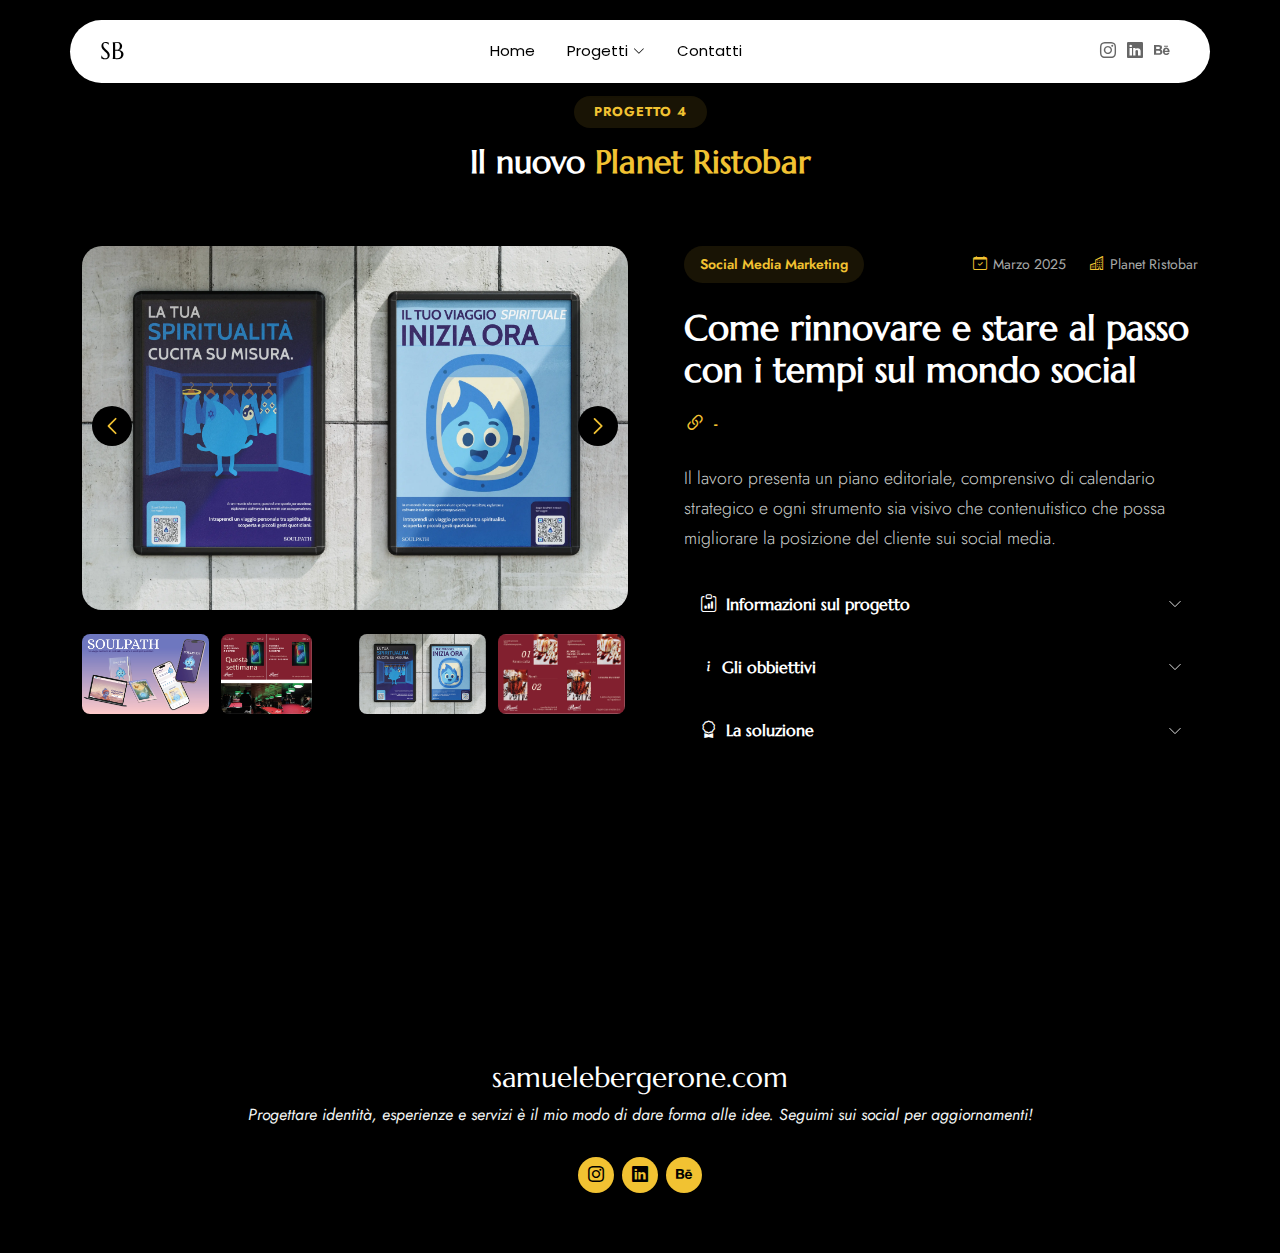
<file: planet-ristobar.html>
<!DOCTYPE html>
<html lang="en">

<head>
  <meta charset="utf-8">
  <meta content="width=device-width, initial-scale=1.0" name="viewport">
  <title>Planet Ristobar</title>
  <link rel="icon" type="image/png" href="assets/img/favicon-SB.png">
  <meta name="description" content="">
  <meta name="keywords" content="">


  <!-- Fonts -->
  <link href="https://fonts.googleapis.com" rel="preconnect">
  <link href="https://fonts.gstatic.com" rel="preconnect" crossorigin>
  <link href="https://fonts.googleapis.com/css2?family=Poppins:ital,wght@0,100;0,200;0,300;0,400;0,500;0,600;0,700;0,800;0,900;1,100;1,200;1,300;1,400;1,500;1,600;1,700;1,800;1,900&family=Jost:ital,wght@0,100;0,200;0,300;0,400;0,500;0,600;0,700;0,800;0,900;1,100;1,200;1,300;1,400;1,500;1,600;1,700;1,800;1,900&family=Marcellus:wght@400&display=swap" rel="stylesheet">

  <!-- link a file in Vendor -->
  <link href="assets/vendor/bootstrap/css/bootstrap.min.css" rel="stylesheet">
  <link href="assets/vendor/bootstrap-icons/bootstrap-icons.css" rel="stylesheet">
  <link href="assets/vendor/aos/aos.css" rel="stylesheet">
  <link href="assets/vendor/swiper/swiper-bundle.min.css" rel="stylesheet">
  <link href="assets/vendor/glightbox/css/glightbox.min.css" rel="stylesheet">

  <!-- Main CSS File -->
  <link href="assets/css/main.css" rel="stylesheet">

</head>

<body class="planet-ristobar-page">

  <header id="header" class="header d-flex align-items-center fixed-top">
    <div class="header-container container-fluid container-xl position-relative d-flex align-items-center justify-content-between">

      <a href="index.html" class="logo d-flex align-items-center me-auto me-xl-0">

        <h1 class="sitename">SB</h1>
      </a>

      <nav id="navmenu" class="navmenu">
        <ul>
          <!-- Link alla homepage -->
          <li><a href="index.html">Home</a></li>

          <!-- Menu a discesa con link a pagine dei progetti -->
          <li class="dropdown">
            <a href="#"><span>Progetti</span> <i class="bi bi-chevron-down toggle-dropdown"></i></a>
            <ul class="dropdown-active">
              <li><a href="libreria-cb.html">Libreria CB</a></li>
              <li><a href="rebranding-dad.html">Rebranding DAD</a></li>
              <li><a href="foodloop.html">FoodLoop</a></li>
              <li><a href="planet-ristobar.html" class="active">Planet Ristobar</a></li>
            </ul>
          </li>

          <!-- Link alla pagina contatti -->
          <li><a href="contatti.html">Contatti</a></li>
        </ul>

        <!-- Icona per il menu mobile -->
        <i class="mobile-nav-toggle d-xl-none bi bi-list"></i>
      </nav>

      <div class="header-social-links">

        <a href="https://www.instagram.com/sam.berge/" target="_blank" rel="noopener noreferrer">
          <i class="bi bi-instagram"></i>
        </a>
        <a href="https://www.linkedin.com/in/samuele-bergerone-a0b2b9305//" target="_blank" rel="noopener noreferrer">
          <i class="bi bi-linkedin"></i>
        </a>
        <a href="https://www.behance.net/samuelebergero" target="_blank" rel="noopener noreferrer">
          <i class="bi bi-behance"></i>
        </a>
      </div>

    </div>
  </header>

  <main class="main">

    <!-- sezione dettagli portfolio -->
    <section id="portfolio-details-3" class="portfolio-details-3 section dark-background">

      <!-- sezione x titolo -->
      <div class="container section-title" data-aos="fade-up">
        <h2 class="scroll-adjust">Progetto 4</h2>
        <div><span>Il nuovo</span> <span class="description-title">Planet Ristobar</span></div>
      </div><!-- fine sezione titolo -->

      <div class="container" data-aos="fade-up" data-aos-delay="100">

        <div class="row gy-4">
          <div class="col-lg-6" data-aos="fade-right">
            <div class="portfolio-details-media">
              <div class="main-image">
                <div class="portfolio-details-slider swiper init-swiper swiper-creative swiper-3d swiper-initialized swiper-horizontal swiper-watch-progress" data-aos="zoom-in">
                  <script type="application/json" class="swiper-config">
                    {
                      "loop": true,
                      "speed": 1000,
                      "autoplay": {
                        "delay": 6000
                      },
                      "effect": "creative",
                      "creativeEffect": {
                        "prev": {
                          "shadow": true,
                          "translate": [0, 0, -400]
                        },
                        "next": {
                          "translate": ["100%", 0, 0]
                        }
                      },
                      "slidesPerView": 1,
                      "navigation": {
                        "nextEl": ".swiper-button-next",
                        "prevEl": ".swiper-button-prev"
                      }
                    }
                  </script>
                  <div class="swiper-wrapper" id="swiper-wrapper-4ee105bc8e368df6f" aria-live="off" style="transition-duration: 0ms; transition-delay: 0ms;">

                    <div class="swiper-slide swiper-slide-next" role="group" aria-label="3 / 3" style="width: 636px; z-index: 1; transform: translate3d(calc(0px), calc(0px), calc(-400px)) rotateX(0deg) rotateY(0deg) rotateZ(0deg) scale(1); opacity: 1; transition-duration: 0ms;" data-swiper-slide-index="2">
                      <img src="assets/img/portfolio/planet/piano editoriale.webp" alt="Portfolio Image" class="img-fluid">
                      <div class="swiper-slide-shadow swiper-slide-shadow-creative" style="opacity: 1; transition-duration: 0ms;"></div>
                    </div>
                    <div class="swiper-slide swiper-slide-prev" role="group" aria-label="1 / 3" style="width: 636px; z-index: 2; transform: translate3d(calc(-636px), calc(0px), calc(-400px)) rotateX(0deg) rotateY(0deg) rotateZ(0deg) scale(1); opacity: 1; transition-duration: 0ms;" data-swiper-slide-index="0">
                      <img src="assets/img/portfolio/planet/biliardo.webp" alt="Portfolio Image" class="img-fluid">
                      <div class="swiper-slide-shadow swiper-slide-shadow-creative" style="opacity: 1; transition-duration: 0ms;"></div>
                    </div>
                    <div class="swiper-slide swiper-slide-visible swiper-slide-fully-visible swiper-slide-active" role="group" aria-label="2 / 3" style="width: 636px; z-index: 3; transform: translate3d(calc(-1272px), calc(0px), calc(0px)) rotateX(0deg) rotateY(0deg) rotateZ(0deg) scale(1); opacity: 1; transition-duration: 0ms;" data-swiper-slide-index="1">
                      <img src="assets/img/portfolio/planet/partite.webp" alt="Portfolio Image" class="img-fluid">
                      <div class="swiper-slide-shadow swiper-slide-shadow-creative" style="opacity: 0; transition-duration: 0ms;"></div>
                    </div>
                    <div class="swiper-slide swiper-slide-visible swiper-slide-fully-visible swiper-slide-active" role="group" aria-label="2 / 3" style="width: 636px; z-index: 3; transform: translate3d(calc(-1272px), calc(0px), calc(0px)) rotateX(0deg) rotateY(0deg) rotateZ(0deg) scale(1); opacity: 1; transition-duration: 0ms;" data-swiper-slide-index="1">
                      <img src="assets/img/portfolio/planet/proposte.webp" alt="Portfolio Image" class="img-fluid">
                      <div class="swiper-slide-shadow swiper-slide-shadow-creative" style="opacity: 0; transition-duration: 0ms;"></div>
                    </div>
                  </div>
                  <div class="swiper-button-prev" tabindex="0" role="button" aria-label="Previous slide" aria-controls="swiper-wrapper-4ee105bc8e368df6f"></div>
                  <div class="swiper-button-next" tabindex="0" role="button" aria-label="Next slide" aria-controls="swiper-wrapper-4ee105bc8e368df6f"></div>
                  
                </div>
              </div>

              <div class="thumbnail-grid" data-aos="fade-up" data-aos-delay="200">
                <div class="row g-2 mt-3">
                  <div class="col-3">
                    <img src="assets/img/portfolio/planet/piano editoriale.webp" alt="" class="img-fluid glightbox">
                  </div>
                  <div class="col-3">
                    <img src="assets/img/portfolio/planet/biliardo.webp" alt="" class="img-fluid glightbox">
                  </div>
                  <div class="col-3">
                    <img src="assets/img/portfolio/planet/partite.webp" alt="" class="img-fluid glightbox">
                  </div>
                  <div class="col-3">
                    <img src="assets/img/portfolio/planet/proposte.webp" alt="" class="img-fluid glightbox">
                  </div>
                </div>
              </div>

              <div class="tech-stack-badges" data-aos="fade-up" data-aos-delay="300">
                <span>Illustrator</span>
                <span>Photoshop</span>
                <span>InDesign</span>
                <span>Canva</span>
              </div>
            </div>
          </div>

          <div class="col-lg-6" data-aos="fade-left">
            <div class="portfolio-details-content">
              <div class="project-meta">
                <div class="badge-wrapper">
                  <span class="project-badge">Social Media Marketing</span>
                </div>
                <div class="date-client">
                  <div class="meta-item">
                    <i class="bi bi-calendar-check"></i>
                    <span>Marzo 2025</span>
                  </div>
                  <div class="meta-item">
                    <i class="bi bi-buildings"></i>
                    <span>Planet Ristobar</span>
                  </div>
                </div>
              </div>

              <h2 class="project-title">Come rinnovare e stare al passo con i tempi sul mondo social</h2>

              <div class="project-website">
                <i class="bi bi-link-45deg"></i>
                <a href="#" target="_blank">-</a>
              </div>

              <div class="project-overview">
                <p class="lead">
                  Il lavoro presenta un piano editoriale, comprensivo di calendario strategico e ogni strumento sia visivo che contenutistico che possa migliorare la posizione del cliente sui social media.
                </p>

                <div class="accordion project-accordion" id="portfolio-details-3-projectAccordion">
                  <div class="accordion-item" data-aos="fade-up">
                    <h2 class="accordion-header">
                      <button class="accordion-button collapsed" type="button" data-bs-toggle="collapse" data-bs-target="#portfolio-details-3-collapse-1" aria-expanded="false" aria-controls="collapseOne">
                        <i class="bi bi-clipboard-data me-2"></i>Informazioni sul progetto&nbsp;</button>
                    </h2>
                    <div id="portfolio-details-3-collapse-1" class="accordion-collapse collapse" data-bs-parent="#portfolio-details-3-projectAccordion" style="">
                      <div class="accordion-body">
                        <p>Una realtà storica del centro di Torino, a due passi dal Museo Egizio, aveva bisogno di una rinfrescata: la comunicazione sui social non rispecchiava lo splendido locale e la sala biliardo sotterranea che rendono caratteristico il Planet. Abbiamo deciso quindi di rimodernare la strategia comunicativa del Ristobar, confrontandoci costantemente con i proprietari, per trovare un punto di incontro nei messaggi che si volevano far trasparire.</p>
                      </div>
                    </div>
                  </div>

                  <div class="accordion-item" data-aos="fade-up" data-aos-delay="100">
                    <h2 class="accordion-header">
                      <button class="accordion-button collapsed" type="button" data-bs-toggle="collapse" data-bs-target="#portfolio-details-3-collapse-2" aria-expanded="false" aria-controls="collapseOne">
                        <i class="bi bi-info me-1"></i>Gli obbiettivi&nbsp;</button>
                    </h2>
                    <div id="portfolio-details-3-collapse-2" class="accordion-collapse collapse" data-bs-parent="#portfolio-details-3-projectAccordion" style="">
                      <div class="accordion-body">
                        <p>L' obbiettivo era quello di far "ingranare" dal punto di vista delle interazioni i profili Instagram e Facebook, con l'aggiunta di un profilo TikTok per rimanere al passo con i tempi. Per fare ciò abbiamo strutturato le pubblicazioni in più rubriche, cambaindo il linguaggio a seconda del target a cui si riferivano. </p>
                      </div>
                    </div>
                  </div>

                  <div class="accordion-item" data-aos="fade-up" data-aos-delay="200">
                    <h2 class="accordion-header">
                      <button class="accordion-button collapsed" type="button" data-bs-toggle="collapse" data-bs-target="#portfolio-details-3-collapse-3" aria-expanded="true" aria-controls="collapseThree">
                        <i class="bi bi-award me-2"></i> La soluzione</button>
                    </h2>
                    <div id="portfolio-details-3-collapse-3" class="accordion-collapse collapse" data-bs-parent="#portfolio-details-3-projectAccordion" style="">
                      <div class="accordion-body">
                        <p>Abbiamo rifatto i menù (sia cartacei che digitali), una rubrica sulla storia del locale, una legata al biliardo (tornei, eventi,ecc...), degli output digitali per annunciare la trasmissione di eventi sportivi sul maxischermo...</p>
                      </div>
                    </div>
                  </div>
                </div>
              </div>

              <div class="project-features" data-aos="fade-up" data-aos-delay="300">
                <h3><i class="bi bi-stars"></i> Punti chiave</h3>
                <div class="row g-3">
                  <div class="col-md-6">
                    <ul class="feature-list">
                      <li><i class="bi bi-check2-circle"></i> Rinnovamento realtà storica</li>
                      <li><i class="bi bi-check2-circle"></i> Migliorare la "movida"</li>
                      <li><i class="bi bi-check2-circle"></i> Piano personalizzato</li>
                    </ul>
                  </div>
                  <div class="col-md-6">
                    <ul class="feature-list">
                      <li><i class="bi bi-check2-circle"></i> Copertura totale</li>
                      <li><i class="bi bi-check2-circle"></i> Calendario a tempo indeterminato</li>
                      <li><i class="bi bi-check2-circle"></i> Semplice ma efficace</li>
                    </ul>
                  </div>
                </div>
              </div>

            </div>
          </div>
        </div>

      </div>

    </section><!-- /fine sez dettagli portfolio -->

  </main>

  <footer id="footer" class="footer position-relative dark-background">
    <div class="container">
      <h3 class="sitename">samuelebergerone.com</h3>
      <p>Progettare identità, esperienze e servizi è il mio modo di dare forma alle idee. Seguimi sui social per aggiornamenti!</p>
      <div class="social-links d-flex justify-content-center">

        <a href="https://www.instagram.com/sam.berge/" target="_blank" rel="noopener noreferrer">
          <i class="bi bi-instagram"></i>
        </a>
        <a href="https://www.linkedin.com/in/samuele-bergerone-a0b2b9305//" target="_blank" rel="noopener noreferrer">
          <i class="bi bi-linkedin"></i>
        </a>
        <a href="https://www.behance.net/samuelebergero" target="_blank" rel="noopener noreferrer">
          <i class="bi bi-behance"></i>
        </a>

      </div>
      <div class="container">

      </div>
    </div>
  </footer>

  <!-- Scroll Top -->
  <a href="#" id="scroll-top" class="scroll-top d-flex align-items-center justify-content-center"><i class="bi bi-arrow-up-short"></i></a>


  <!-- files vendor -->
  <script src="assets/vendor/bootstrap/js/bootstrap.bundle.min.js"></script>
  <script src="assets/vendor/aos/aos.js"></script>
  <script src="assets/vendor/typed.js/typed.umd.js"></script>
  <script src="assets/vendor/swiper/swiper-bundle.min.js"></script>
  <script src="assets/vendor/glightbox/js/glightbox.min.js"></script>

  <!-- Main.jS File -->
  <script src="assets/js/main.js"></script>

</body>

</html>
</file>
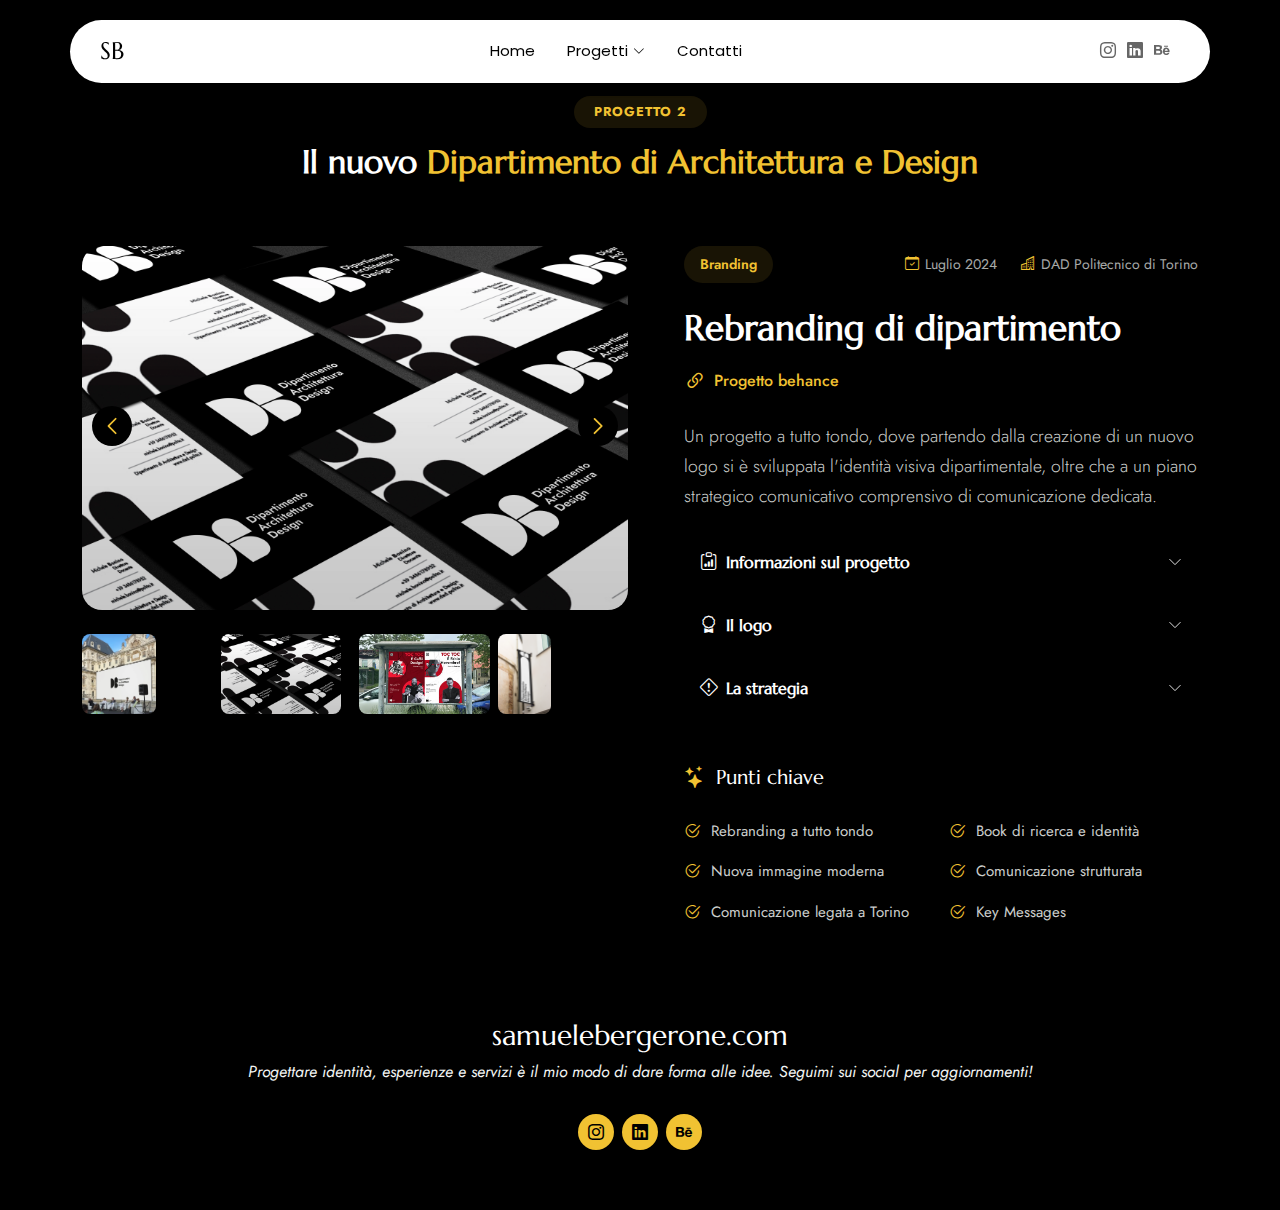
<file: rebranding-dad.html>
<!DOCTYPE html>
<html lang="en">

<head>
  <meta charset="utf-8">
  <meta content="width=device-width, initial-scale=1.0" name="viewport">
  <title>Rebranding Dad</title>
  <link rel="icon" type="image/png" href="assets/img/favicon-SB.png">
  <meta name="description" content="">
  <meta name="keywords" content="">


  <!-- Fonts -->
  <link href="https://fonts.googleapis.com" rel="preconnect">
  <link href="https://fonts.gstatic.com" rel="preconnect" crossorigin>
  <link href="https://fonts.googleapis.com/css2?family=Poppins:ital,wght@0,100;0,200;0,300;0,400;0,500;0,600;0,700;0,800;0,900;1,100;1,200;1,300;1,400;1,500;1,600;1,700;1,800;1,900&family=Jost:ital,wght@0,100;0,200;0,300;0,400;0,500;0,600;0,700;0,800;0,900;1,100;1,200;1,300;1,400;1,500;1,600;1,700;1,800;1,900&family=Marcellus:wght@400&display=swap" rel="stylesheet">

  <!-- link a file in Vendor -->
  <link href="assets/vendor/bootstrap/css/bootstrap.min.css" rel="stylesheet">
  <link href="assets/vendor/bootstrap-icons/bootstrap-icons.css" rel="stylesheet">
  <link href="assets/vendor/aos/aos.css" rel="stylesheet">
  <link href="assets/vendor/swiper/swiper-bundle.min.css" rel="stylesheet">
  <link href="assets/vendor/glightbox/css/glightbox.min.css" rel="stylesheet">

  <!-- Main CSS File -->
  <link href="assets/css/main.css" rel="stylesheet">

</head>

<body class="rebranding-dad-page">

  <header id="header" class="header d-flex align-items-center fixed-top">
    <div class="header-container container-fluid container-xl position-relative d-flex align-items-center justify-content-between">

      <a href="index.html" class="logo d-flex align-items-center me-auto me-xl-0">

        <h1 class="sitename">SB</h1>
      </a>

      <nav id="navmenu" class="navmenu">
        <ul>
          <!-- Link alla homepage -->
          <li><a href="index.html">Home</a></li>

          <!-- Menu a discesa con link a pagine dei progetti -->
          <li class="dropdown">
            <a href="#"><span>Progetti</span> <i class="bi bi-chevron-down toggle-dropdown"></i></a>
            <ul class="dropdown-active">
              <li><a href="libreria-cb.html">Libreria CB</a></li>
              <li><a href="rebranding-dad.html" class="active">Rebranding DAD</a></li>
              <li><a href="foodloop.html">FoodLoop</a></li>
              <li><a href="soulpath.html">SOULPATH</a></li>
            </ul>
          </li>

          <!-- Link alla pagina contatti -->
          <li><a href="contatti.html">Contatti</a></li>
        </ul>

        <!-- Icona per il menu mobile -->
        <i class="mobile-nav-toggle d-xl-none bi bi-list"></i>
      </nav>

      <div class="header-social-links">

        <a href="https://www.instagram.com/sam.berge/" target="_blank" rel="noopener noreferrer">
          <i class="bi bi-instagram"></i>
        </a>
        <a href="https://www.linkedin.com/in/samuele-bergerone-a0b2b9305/" target="_blank" rel="noopener noreferrer">
          <i class="bi bi-linkedin"></i>
        </a>
        <a href="https://www.behance.net/samuelebergero" target="_blank" rel="noopener noreferrer">
          <i class="bi bi-behance"></i>
        </a>
      </div>

    </div>
  </header>

  <main class="main">

    <!-- sezione dettagli portfolio -->
    <section id="portfolio-details-2" class="portfolio-details-2 section dark-background">

      <!-- sezione x titolo -->
      <div class="container section-title" data-aos="fade-up">
        <h2>Progetto 2</h2>
        <div><span>Il nuovo</span> <span class="description-title">Dipartimento di Architettura e Design</span></div>
      </div><!-- fine sez. titolo -->

      <div class="container" data-aos="fade-up" data-aos-delay="100">

        <div class="row gy-4">
          <div class="col-lg-6" data-aos="fade-right">
            <div class="portfolio-details-media">
              <div class="main-image">
                <div class="portfolio-details-slider swiper init-swiper swiper-creative swiper-3d swiper-initialized swiper-horizontal swiper-watch-progress" data-aos="zoom-in">
                  <script type="application/json" class="swiper-config">
                    {
                      "loop": true,
                      "speed": 1000,
                      "autoplay": {
                        "delay": 6000
                      },
                      "effect": "creative",
                      "creativeEffect": {
                        "prev": {
                          "shadow": true,
                          "translate": [0, 0, -400]
                        },
                        "next": {
                          "translate": ["100%", 0, 0]
                        }
                      },
                      "slidesPerView": 1,
                      "navigation": {
                        "nextEl": ".swiper-button-next",
                        "prevEl": ".swiper-button-prev"
                      }
                    }
                  </script>
                  <div class="swiper-wrapper" id="swiper-wrapper-9a8cc7136d4f4ee5" aria-live="off" style="transition-duration: 0ms; transition-delay: 0ms;">

                    <div class="swiper-slide swiper-slide-next" role="group" aria-label="2 / 3" style="width: 636px; z-index: 1; transform: translate3d(calc(0px), calc(0px), calc(-400px)) rotateX(0deg) rotateY(0deg) rotateZ(0deg) scale(1); opacity: 1; transition-duration: 0ms;" data-swiper-slide-index="1">
                      <img src="assets/img/portfolio/DAD/evento.webp" alt="Portfolio Image" class="img-fluid">
                      <div class="swiper-slide-shadow swiper-slide-shadow-creative" style="opacity: 1; transition-duration: 0ms;"></div>
                    </div>
                    <div class="swiper-slide swiper-slide-prev" role="group" aria-label="3 / 3" style="width: 636px; z-index: 2; transform: translate3d(calc(-636px), calc(0px), calc(-400px)) rotateX(0deg) rotateY(0deg) rotateZ(0deg) scale(1); opacity: 1; transition-duration: 0ms;" data-swiper-slide-index="2">
                      <img src="assets/img/portfolio/DAD/biglietti da visita.webp" alt="Portfolio Image" class="img-fluid">
                      <div class="swiper-slide-shadow swiper-slide-shadow-creative" style="opacity: 1; transition-duration: 0ms;"></div>
                    </div>
                    <div class="swiper-slide swiper-slide-visible swiper-slide-fully-visible swiper-slide-active" role="group" aria-label="1 / 3" style="width: 636px; z-index: 3; transform: translate3d(calc(-1272px), calc(0px), calc(0px)) rotateX(0deg) rotateY(0deg) rotateZ(0deg) scale(1); opacity: 1; transition-duration: 0ms;" data-swiper-slide-index="0">
                      <img src="assets/img/portfolio/DAD/mockup (1).webp" alt="Portfolio Image" class="img-fluid">
                      <div class="swiper-slide-shadow swiper-slide-shadow-creative" style="opacity: 0; transition-duration: 0ms;"></div>
                    </div>
                    <div class="swiper-slide swiper-slide-visible swiper-slide-fully-visible swiper-slide-active" role="group" aria-label="1 / 3" style="width: 636px; z-index: 3; transform: translate3d(calc(-1272px), calc(0px), calc(0px)) rotateX(0deg) rotateY(0deg) rotateZ(0deg) scale(1); opacity: 1; transition-duration: 0ms;" data-swiper-slide-index="0">
                      <img src="assets/img/portfolio/DAD/stendardo.webp" alt="Portfolio Image" class="img-fluid">
                      <div class="swiper-slide-shadow swiper-slide-shadow-creative" style="opacity: 0; transition-duration: 0ms;"></div>
                    </div>
                  </div>
                  <div class="swiper-button-prev" tabindex="0" role="button" aria-label="Previous slide" aria-controls="swiper-wrapper-9a8cc7136d4f4ee5"></div>
                  <div class="swiper-button-next" tabindex="0" role="button" aria-label="Next slide" aria-controls="swiper-wrapper-9a8cc7136d4f4ee5"></div>
                </div>
              </div>

              <div class="thumbnail-grid" data-aos="fade-up" data-aos-delay="200">
                <div class="row g-2 mt-3">
                  <div class="col-3">
                    <img src="assets/img/portfolio/DAD/evento.webp" alt="" class="img-fluid glightbox">
                  </div>
                  <div class="col-3">
                    <img src="assets/img/portfolio/DAD/biglietti da visita.webp" alt="" class="img-fluid glightbox">
                  </div>
                  <div class="col-3">
                    <img src="assets/img/portfolio/DAD/mockup (1).webp" alt="" class="img-fluid glightbox">
                  </div>
                  <div class="col-3">
                    <img src="assets/img/portfolio/DAD/stendardo.webp" alt="" class="img-fluid glightbox">
                  </div>
                </div>
              </div>

              <div class="tech-stack-badges" data-aos="fade-up" data-aos-delay="300">
                <span>Illustrator</span>
                <span>InDesign</span>
                <span>Photoshop</span>
                <span>Figma</span>
                <span>AfterEffects</span>
                <span>PowerPoint</span>
              </div>
            </div>
          </div>

          <div class="col-lg-6" data-aos="fade-left">
            <div class="portfolio-details-content">
              <div class="project-meta">
                <div class="badge-wrapper">
                  <span class="project-badge">Branding</span>
                </div>
                <div class="date-client">
                  <div class="meta-item">
                    <i class="bi bi-calendar-check"></i>
                    <span>Luglio 2024</span>
                  </div>
                  <div class="meta-item">
                    <i class="bi bi-buildings"></i>
                    <span>DAD Politecnico di Torino</span>
                  </div>
                </div>
              </div>

              <h2 class="project-title">Rebranding di dipartimento</h2>

              <div class="project-website">
                <i class="bi bi-link-45deg"></i>
                <a href="https://www.behance.net/gallery/203772611/Rebranding-DAD-A-Porte-aperte" target="_blank" rel="noopener noreferrer">Progetto behance</a>
              </div>

              <div class="project-overview">
                <p class="lead">
                  Un progetto a tutto tondo, dove partendo dalla creazione di un nuovo logo si è sviluppata l'identità visiva dipartimentale, oltre che a un piano strategico comunicativo comprensivo di comunicazione dedicata.</p>

                <div class="accordion project-accordion" id="portfolio-details-2-projectAccordion">
                  <div class="accordion project-accordion" id="portfolio-details-2-projectAccordion">
                    <div class="accordion-item" data-aos="fade-up">
                      <h2 class="accordion-header">
                        <button class="accordion-button collapsed" type="button" data-bs-toggle="collapse" data-bs-target="#portfolio-details-2-collapse-1" aria-expanded="false" aria-controls="collapseOne">
                          <i class="bi bi-clipboard-data me-2"></i>Informazioni sul progetto&nbsp;</button>
                      </h2>
                      <div id="portfolio-details-2-collapse-1" class="accordion-collapse collapse" data-bs-parent="#portfolio-details-2-projectAccordion" style="">
                        <div class="accordion-body">
                          <p>Il nuovo DAD è rappresentato metaforicamente da un passaggio, oltre il quale lo studente cambia visione e pensiero, attraverso un percorso in grado di stimolare la sua creatività e curiosità. Utilizzando la metafora della porta, la nuova identità del Dipartimento comunica un messaggio potente, di trasformazione e scoperta. Essa simboleggia un invito ad esplorare nuove prospettive e ad abbracciare il cambiamento.</p>
                        </div>
                      </div>
                    </div>

                    <div class="accordion-item" data-aos="fade-up" data-aos-delay="200">
                      <h2 class="accordion-header">
                        <button class="accordion-button collapsed" type="button" data-bs-toggle="collapse" data-bs-target="#portfolio-details-2-collapse-3" aria-expanded="false" aria-controls="collapseThree">
                          <i class="bi bi-award me-2"></i>Il logo</button>
                      </h2>
                      <div id="portfolio-details-2-collapse-3" class="accordion-collapse collapse" data-bs-parent="#portfolio-details-2-projectAccordion" style="">
                        <div class="accordion-body">
                          <p>Il logo nasce dalla rappresentazione tilizzata di una forma semplice che simuli un passaggio. In particolare, esso riprende gli archi del Castello del Valentino, sede del Dipartimento di Architettura e Design, nonché sede storica del Politecnico di Torino. Inoltre, questa scelta è data dalla volontà di mantenere un collegamento stretto con il territorio torinese, vista l’importanza storico-culturale del Castello.</p>
                        </div>
                      </div>
                    </div>
                  </div>

                  <div class="accordion-item" data-aos="fade-up" data-aos-delay="100">
                    <h2 class="accordion-header">
                      <button class="accordion-button collapsed" type="button" data-bs-toggle="collapse" data-bs-target="#portfolio-details-2-collapse-2" aria-expanded="true" aria-controls="collapseTwo">
                        <i class="bi bi-exclamation-diamond me-2"></i>La strategia</button>
                    </h2>
                    <div id="portfolio-details-2-collapse-2" class="accordion-collapse collapse" data-bs-parent="#portfolio-details-2-projectAccordion" style="">
                      <div class="accordion-body">
                        <p>La nuova strategia di comunicazione avverrà sia su supporti fisici che digitali, sarà pianificata e costante, per entrare nel quotidiano degli stakeholder. La suddivisione in rubriche, declinate secondo la palette scelta, aiuterà la comprensione delle pubblicazioni e le renderà riconoscibili.</p>
                      </div>
                    </div>
                  </div>

                  <div class="accordion-item" data-aos="fade-up" data-aos-delay="200">

                  </div>
                </div>
              </div>

              <div class="project-features" data-aos="fade-up" data-aos-delay="300">
                <h3><i class="bi bi-stars"></i>Punti chiave</h3>
                <div class="row g-3">
                  <div class="col-md-6">
                    <ul class="feature-list">
                      <li><i class="bi bi-check2-circle"></i> Rebranding a tutto tondo</li>
                      <li><i class="bi bi-check2-circle"></i>Nuova immagine moderna</li>
                      <li><i class="bi bi-check2-circle"></i>Comunicazione legata a Torino</li>
                    </ul>
                  </div>
                  <div class="col-md-6">
                    <ul class="feature-list">
                      <li><i class="bi bi-check2-circle"></i>Book di ricerca e identità</li>
                      <li><i class="bi bi-check2-circle"></i>Comunicazione strutturata</li>
                      <li><i class="bi bi-check2-circle"></i>Key Messages</li>
                    </ul>
                  </div>
                </div>
              </div>

            </div>
          </div>
        </div>

      </div>

    </section><!-- /fine sezione dettagli portfolio -->

  </main>

  <footer id="footer" class="footer position-relative dark-background">
    <div class="container">
      <h3 class="sitename">samuelebergerone.com</h3>
      <p>Progettare identità, esperienze e servizi è il mio modo di dare forma alle idee. Seguimi sui social per aggiornamenti!</p>
      <div class="social-links d-flex justify-content-center">

        <a href="https://www.instagram.com/sam.berge/" target="_blank" rel="noopener noreferrer">
          <i class="bi bi-instagram"></i>
        </a>
        <a href="https://www.linkedin.com/in/samuele-bergerone-a0b2b9305//" target="_blank" rel="noopener noreferrer">
          <i class="bi bi-linkedin"></i>
        </a>
        <a href="https://www.behance.net/samuelebergero" target="_blank" rel="noopener noreferrer">
          <i class="bi bi-behance"></i>
        </a>

      </div>
      <div class="container">

      </div>
    </div>
  </footer>

  <!-- Scroll Top -->
  <a href="#" id="scroll-top" class="scroll-top d-flex align-items-center justify-content-center"><i class="bi bi-arrow-up-short"></i></a>

  <!-- file vendor -->
  <script src="assets/vendor/bootstrap/js/bootstrap.bundle.min.js"></script>
  <script src="assets/vendor/aos/aos.js"></script>
  <script src="assets/vendor/typed.js/typed.umd.js"></script>
  <script src="assets/vendor/swiper/swiper-bundle.min.js"></script>
  <script src="assets/vendor/glightbox/js/glightbox.min.js"></script>

  <!-- Main.js File -->
  <script src="assets/js/main.js"></script>

</body>

</html>
</file>
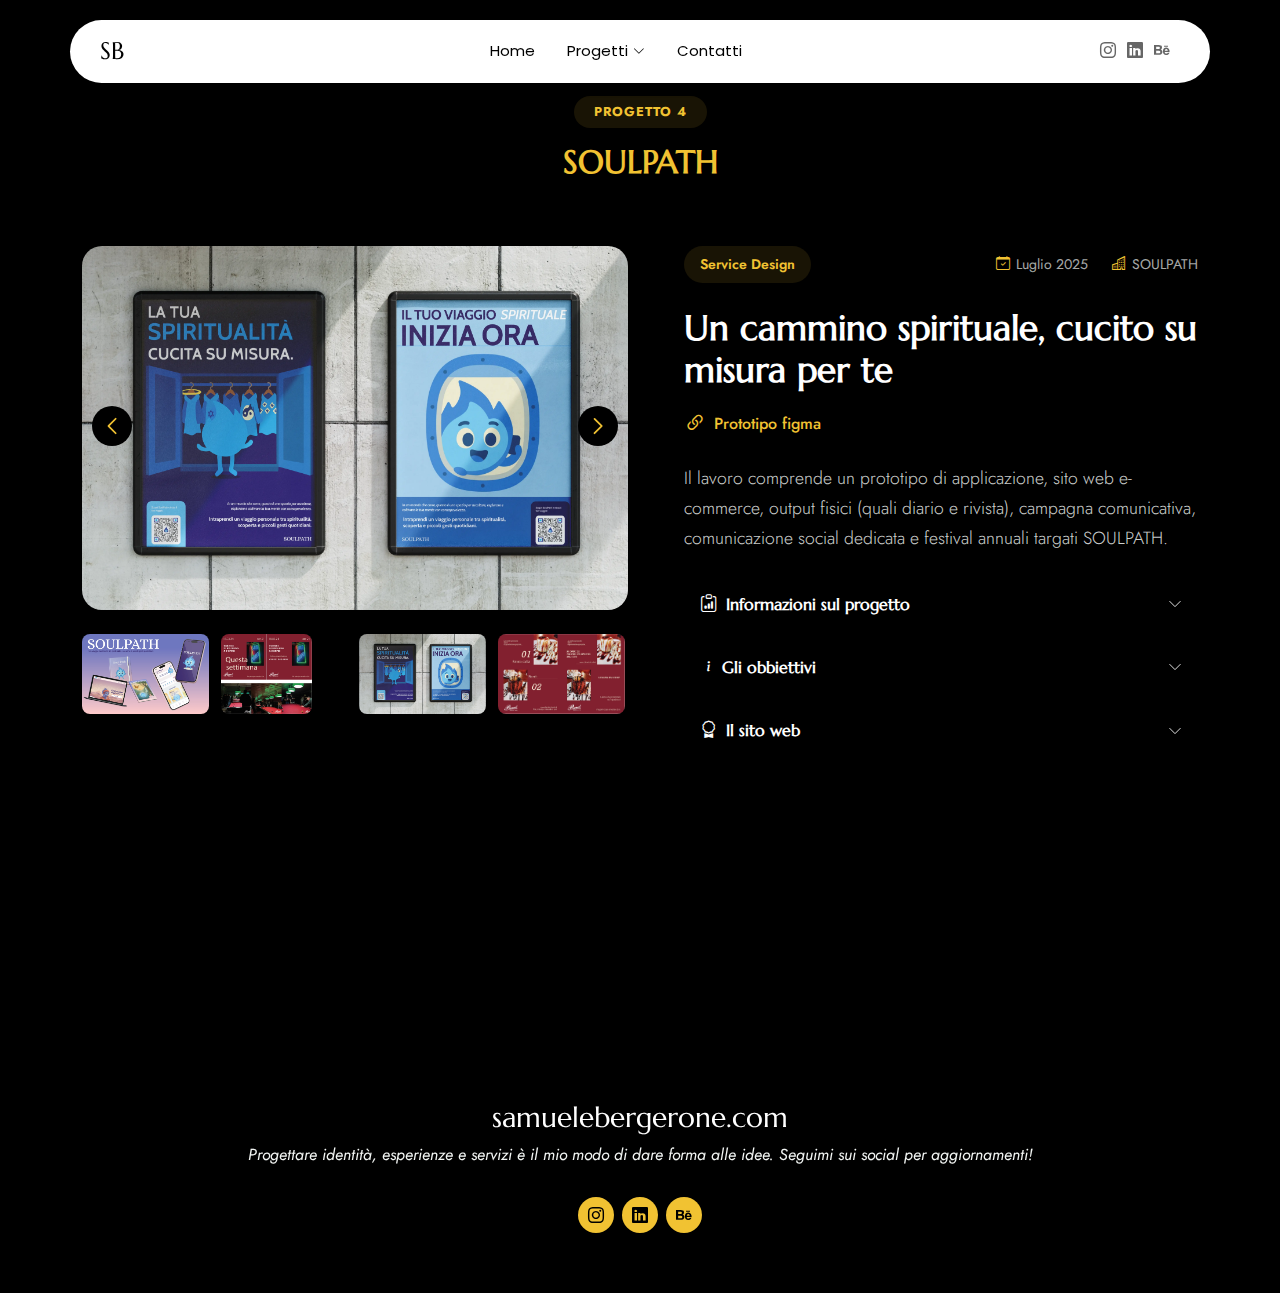
<file: soulpath.html>
<!DOCTYPE html>
<html lang="en">

<head>
  <meta charset="utf-8">
  <meta content="width=device-width, initial-scale=1.0" name="viewport">
  <title>SOULPATH</title>
  <link rel="icon" type="image/png" href="assets/img/favicon-SB.png">
  <meta name="description" content="">
  <meta name="keywords" content="">


  <!-- Fonts -->
  <link href="https://fonts.googleapis.com" rel="preconnect">
  <link href="https://fonts.gstatic.com" rel="preconnect" crossorigin>
  <link href="https://fonts.googleapis.com/css2?family=Poppins:ital,wght@0,100;0,200;0,300;0,400;0,500;0,600;0,700;0,800;0,900;1,100;1,200;1,300;1,400;1,500;1,600;1,700;1,800;1,900&family=Jost:ital,wght@0,100;0,200;0,300;0,400;0,500;0,600;0,700;0,800;0,900;1,100;1,200;1,300;1,400;1,500;1,600;1,700;1,800;1,900&family=Marcellus:wght@400&display=swap" rel="stylesheet">

  <!-- link a file in Vendor -->
  <link href="assets/vendor/bootstrap/css/bootstrap.min.css" rel="stylesheet">
  <link href="assets/vendor/bootstrap-icons/bootstrap-icons.css" rel="stylesheet">
  <link href="assets/vendor/aos/aos.css" rel="stylesheet">
  <link href="assets/vendor/swiper/swiper-bundle.min.css" rel="stylesheet">
  <link href="assets/vendor/glightbox/css/glightbox.min.css" rel="stylesheet">

  <!-- Main CSS File -->
  <link href="assets/css/main.css" rel="stylesheet">

</head>

<body class="planet-ristobar-page">

  <header id="header" class="header d-flex align-items-center fixed-top">
    <div class="header-container container-fluid container-xl position-relative d-flex align-items-center justify-content-between">

      <a href="index.html" class="logo d-flex align-items-center me-auto me-xl-0">

        <h1 class="sitename">SB</h1>
      </a>

      <nav id="navmenu" class="navmenu">
        <ul>
          <!-- Link alla homepage -->
          <li><a href="index.html">Home</a></li>

          <!-- Menu a discesa con link a pagine dei progetti -->
          <li class="dropdown">
            <a href="#"><span>Progetti</span> <i class="bi bi-chevron-down toggle-dropdown"></i></a>
            <ul class="dropdown-active">
              <li><a href="libreria-cb.html">Libreria CB</a></li>
              <li><a href="rebranding-dad.html">Rebranding DAD</a></li>
              <li><a href="foodloop.html">FoodLoop</a></li>
              <li><a href="soulpath.html" class="active">SOULPATH</a></li>
            </ul>
          </li>

          <!-- Link alla pagina contatti -->
          <li><a href="contatti.html">Contatti</a></li>
        </ul>

        <!-- Icona per il menu mobile -->
        <i class="mobile-nav-toggle d-xl-none bi bi-list"></i>
      </nav>

      <div class="header-social-links">

        <a href="https://www.instagram.com/sam.berge/" target="_blank" rel="noopener noreferrer">
          <i class="bi bi-instagram"></i>
        </a>
        <a href="https://www.linkedin.com/in/samuele-bergerone-a0b2b9305/" target="_blank" rel="noopener noreferrer">
          <i class="bi bi-linkedin"></i>
        </a>
        <a href="https://www.behance.net/samuelebergero" target="_blank" rel="noopener noreferrer">
          <i class="bi bi-behance"></i>
        </a>
      </div>

    </div>
  </header>

  <main class="main">

    <!-- sezione dettagli portfolio -->
    <section id="portfolio-details-3" class="portfolio-details-3 section dark-background">

      <!-- sezione x titolo -->
      <div class="container section-title" data-aos="fade-up">
        <h2 class="scroll-adjust">Progetto 4</h2>
        <div><span></span> <span class="description-title">SOULPATH</span></div>
      </div><!-- fine sezione titolo -->

      <div class="container" data-aos="fade-up" data-aos-delay="100">

        <div class="row gy-4">
          <div class="col-lg-6" data-aos="fade-right">
            <div class="portfolio-details-media">
              <div class="main-image">
                <div class="portfolio-details-slider swiper init-swiper swiper-creative swiper-3d swiper-initialized swiper-horizontal swiper-watch-progress" data-aos="zoom-in">
                  <script type="application/json" class="swiper-config">
                    {
                      "loop": true,
                      "speed": 1000,
                      "autoplay": {
                        "delay": 6000
                      },
                      "effect": "creative",
                      "creativeEffect": {
                        "prev": {
                          "shadow": true,
                          "translate": [0, 0, -400]
                        },
                        "next": {
                          "translate": ["100%", 0, 0]
                        }
                      },
                      "slidesPerView": 1,
                      "navigation": {
                        "nextEl": ".swiper-button-next",
                        "prevEl": ".swiper-button-prev"
                      }
                    }
                  </script>
                  <div class="swiper-wrapper" id="swiper-wrapper-4ee105bc8e368df6f" aria-live="off" style="transition-duration: 0ms; transition-delay: 0ms;">

                    <div class="swiper-slide swiper-slide-next" role="group" aria-label="3 / 3" style="width: 636px; z-index: 1; transform: translate3d(calc(0px), calc(0px), calc(-400px)) rotateX(0deg) rotateY(0deg) rotateZ(0deg) scale(1); opacity: 1; transition-duration: 0ms;" data-swiper-slide-index="2">
                      <img src="assets/img/portfolio/planet/piano editoriale.webp" alt="Portfolio Image" class="img-fluid">
                      <div class="swiper-slide-shadow swiper-slide-shadow-creative" style="opacity: 1; transition-duration: 0ms;"></div>
                    </div>
                    <div class="swiper-slide swiper-slide-prev" role="group" aria-label="1 / 3" style="width: 636px; z-index: 2; transform: translate3d(calc(-636px), calc(0px), calc(-400px)) rotateX(0deg) rotateY(0deg) rotateZ(0deg) scale(1); opacity: 1; transition-duration: 0ms;" data-swiper-slide-index="0">
                      <img src="assets/img/portfolio/planet/biliardo.webp" alt="Portfolio Image" class="img-fluid">
                      <div class="swiper-slide-shadow swiper-slide-shadow-creative" style="opacity: 1; transition-duration: 0ms;"></div>
                    </div>
                    <div class="swiper-slide swiper-slide-visible swiper-slide-fully-visible swiper-slide-active" role="group" aria-label="2 / 3" style="width: 636px; z-index: 3; transform: translate3d(calc(-1272px), calc(0px), calc(0px)) rotateX(0deg) rotateY(0deg) rotateZ(0deg) scale(1); opacity: 1; transition-duration: 0ms;" data-swiper-slide-index="1">
                      <img src="assets/img/portfolio/planet/partite.webp" alt="Portfolio Image" class="img-fluid">
                      <div class="swiper-slide-shadow swiper-slide-shadow-creative" style="opacity: 0; transition-duration: 0ms;"></div>
                    </div>
                    <div class="swiper-slide swiper-slide-visible swiper-slide-fully-visible swiper-slide-active" role="group" aria-label="2 / 3" style="width: 636px; z-index: 3; transform: translate3d(calc(-1272px), calc(0px), calc(0px)) rotateX(0deg) rotateY(0deg) rotateZ(0deg) scale(1); opacity: 1; transition-duration: 0ms;" data-swiper-slide-index="1">
                      <img src="assets/img/portfolio/planet/proposte.webp" alt="Portfolio Image" class="img-fluid">
                      <div class="swiper-slide-shadow swiper-slide-shadow-creative" style="opacity: 0; transition-duration: 0ms;"></div>
                    </div>
                  </div>
                  <div class="swiper-button-prev" tabindex="0" role="button" aria-label="Previous slide" aria-controls="swiper-wrapper-4ee105bc8e368df6f"></div>
                  <div class="swiper-button-next" tabindex="0" role="button" aria-label="Next slide" aria-controls="swiper-wrapper-4ee105bc8e368df6f"></div>
                  
                </div>
              </div>

              <div class="thumbnail-grid" data-aos="fade-up" data-aos-delay="200">
                <div class="row g-2 mt-3">
                  <div class="col-3">
                    <img src="assets/img/portfolio/planet/piano editoriale.webp" alt="" class="img-fluid glightbox">
                  </div>
                  <div class="col-3">
                    <img src="assets/img/portfolio/planet/biliardo.webp" alt="" class="img-fluid glightbox">
                  </div>
                  <div class="col-3">
                    <img src="assets/img/portfolio/planet/partite.webp" alt="" class="img-fluid glightbox">
                  </div>
                  <div class="col-3">
                    <img src="assets/img/portfolio/planet/proposte.webp" alt="" class="img-fluid glightbox">
                  </div>
                </div>
              </div>

              <div class="tech-stack-badges" data-aos="fade-up" data-aos-delay="300">
                <span>Illustrator</span>
                <span>Photoshop</span>
                <span>InDesign</span>
                <span>Figma</span>
                <span>After Effects</span>
                <span>Premiere</span>
                <span>Unity</span>
              </div>
            </div>
          </div>

          <div class="col-lg-6" data-aos="fade-left">
            <div class="portfolio-details-content">
              <div class="project-meta">
                <div class="badge-wrapper">
                  <span class="project-badge">Service Design</span>
                </div>
                <div class="date-client">
                  <div class="meta-item">
                    <i class="bi bi-calendar-check"></i>
                    <span>Luglio 2025</span>
                  </div>
                  <div class="meta-item">
                    <i class="bi bi-buildings"></i>
                    <span>SOULPATH</span>
                  </div>
                </div>
              </div>

              <h2 class="project-title">Un cammino spirituale, cucito su misura per te</h2>

              <div class="project-website">
                <i class="bi bi-link-45deg"></i>
                <a href="https://www.figma.com/design/2PxrYWwDFtoJynyhPP9HLR/Prototipo?node-id=112-24&t=b5EMWsOObG9jxC4W-1" target="_blank">Prototipo figma</a>
              </div>

              <div class="project-overview">
                <p class="lead">
                  Il lavoro comprende un prototipo di applicazione, sito web e-commerce, output fisici (quali diario e rivista), campagna comunicativa, comunicazione social dedicata e festival annuali targati SOULPATH.
                </p>

                <div class="accordion project-accordion" id="portfolio-details-3-projectAccordion">
                  <div class="accordion-item" data-aos="fade-up">
                    <h2 class="accordion-header">
                      <button class="accordion-button collapsed" type="button" data-bs-toggle="collapse" data-bs-target="#portfolio-details-3-collapse-1" aria-expanded="false" aria-controls="collapseOne">
                        <i class="bi bi-clipboard-data me-2"></i>Informazioni sul progetto&nbsp;</button>
                    </h2>
                    <div id="portfolio-details-3-collapse-1" class="accordion-collapse collapse" data-bs-parent="#portfolio-details-3-projectAccordion" style="">
                      <div class="accordion-body">
                        <p>Nella confusione e incertezza religiosa di questi tempi, SOULPATH propone un alternativa: esplorare e creare il proprio universo spirituale, senza farsi coinvolgere o limitare da dogmi e contaminazioni esterne: solo tu e la tua anima.</p>
                      </div>
                    </div>
                  </div>

                  <div class="accordion-item" data-aos="fade-up" data-aos-delay="100">
                    <h2 class="accordion-header">
                      <button class="accordion-button collapsed" type="button" data-bs-toggle="collapse" data-bs-target="#portfolio-details-3-collapse-2" aria-expanded="false" aria-controls="collapseOne">
                        <i class="bi bi-info me-1"></i>Gli obbiettivi&nbsp;</button>
                    </h2>
                    <div id="portfolio-details-3-collapse-2" class="accordion-collapse collapse" data-bs-parent="#portfolio-details-3-projectAccordion" style="">
                      <div class="accordion-body">
                        <p>L'obbiettivo è parlare a chi vuole esplorare e imparare il mondo delle religioni: tramite una interazione cross-touchpoint, tutti gli output progettuali comunicano fra loro, e per chi non è molto ferrato con gli strumenti digitali, forniamo alternative cartacee per esplorare il proprio percorso. </p>
                      </div>
                    </div>
                  </div>

                  <div class="accordion-item" data-aos="fade-up" data-aos-delay="200">
                    <h2 class="accordion-header">
                      <button class="accordion-button collapsed" type="button" data-bs-toggle="collapse" data-bs-target="#portfolio-details-3-collapse-3" aria-expanded="true" aria-controls="collapseThree">
                        <i class="bi bi-award me-2"></i>Il sito web</button>
                    </h2>
                    <div id="portfolio-details-3-collapse-3" class="accordion-collapse collapse" data-bs-parent="#portfolio-details-3-projectAccordion" style="">
                      <div class="accordion-body">
                        <p>Il sito web, comprensivo di landing page, vende strumenti che possono risultare di aiuto nel percorso esplorativo, oltre che biglietti per gli eventi dedicati SOULPATH o altre manifestazioni esterne convenzionate con il servizio.</p>
                      </div>
                    </div>
                  </div>
                </div>
              </div>

              <div class="project-features" data-aos="fade-up" data-aos-delay="300">
                <h3><i class="bi bi-stars"></i> Punti chiave</h3>
                <div class="row g-3">
                  <div class="col-md-6">
                    <ul class="feature-list">
                      <li><i class="bi bi-check2-circle"></i> Un’esperienza personale, non solitaria</li>
                      <li><i class="bi bi-check2-circle"></i> Rituali quotidiani, trasformazioni profonde</li>
                      <li><i class="bi bi-check2-circle"></i> Spiritualità come flusso</li>
                    </ul>
                  </div>
                  <div class="col-md-6">
                    <ul class="feature-list">
                      <li><i class="bi bi-check2-circle"></i> Copertura totale</li>
                      <li><i class="bi bi-check2-circle"></i> Esperienza integrata, percorsi interconnessi</li>
                      <li><i class="bi bi-check2-circle"></i> Mascotte come guida</li>
                    </ul>
                  </div>
                </div>
              </div>

            </div>
          </div>
        </div>

      </div>

    </section><!-- /fine sez dettagli portfolio -->

  </main>

  <footer id="footer" class="footer position-relative dark-background">
    <div class="container">
      <h3 class="sitename">samuelebergerone.com</h3>
      <p>Progettare identità, esperienze e servizi è il mio modo di dare forma alle idee. Seguimi sui social per aggiornamenti!</p>
      <div class="social-links d-flex justify-content-center">

        <a href="https://www.instagram.com/sam.berge/" target="_blank" rel="noopener noreferrer">
          <i class="bi bi-instagram"></i>
        </a>
        <a href="https://www.linkedin.com/in/samuele-bergerone-a0b2b9305/" target="_blank" rel="noopener noreferrer">
          <i class="bi bi-linkedin"></i>
        </a>
        <a href="https://www.behance.net/samuelebergero" target="_blank" rel="noopener noreferrer">
          <i class="bi bi-behance"></i>
        </a>

      </div>
      <div class="container">

      </div>
    </div>
  </footer>

  <!-- Scroll Top -->
  <a href="#" id="scroll-top" class="scroll-top d-flex align-items-center justify-content-center"><i class="bi bi-arrow-up-short"></i></a>


  <!-- files vendor -->
  <script src="assets/vendor/bootstrap/js/bootstrap.bundle.min.js"></script>
  <script src="assets/vendor/aos/aos.js"></script>
  <script src="assets/vendor/typed.js/typed.umd.js"></script>
  <script src="assets/vendor/swiper/swiper-bundle.min.js"></script>
  <script src="assets/vendor/glightbox/js/glightbox.min.js"></script>

  <!-- Main.jS File -->
  <script src="assets/js/main.js"></script>

</body>

</html>
</file>
<file: assets/css/main.css>
:root {
  --default-font: "Jost", system-ui, sans-serif;
  --heading-font: "Marcellus", sans-serif;
  --nav-font: "Poppins", sans-serif;
}



:root {
  --nav-color: #000000;  
  --nav-hover-color: #ffd966; 
  --nav-mobile-background-color: #ffffff; 
  --nav-dropdown-background-color: #f3f6f4; 
  --nav-dropdown-color: #000000; 
  --nav-dropdown-hover-color: #ffd966; 
}

.dark-background {
  --background-color: url('assets/img/sfondo.webp');
  --default-color: #f3f6f4;
  --heading-color: #ffffff;
  --accent-color: #f1c232;
  --surface-color: #000000;
  --contrast-color: #000000;
}


:root {
  scroll-behavior: smooth;
}

body {
  color: var(--default-color);
  background-image: var(--background-color); 
  background-color: #000000; 
  
  background-size: cover;
  background-position: center;
  background-repeat: no-repeat;
  background-attachment: fixed; 
  
  font-family: var(--default-font);
}

a {
  color: var(--accent-color);
  text-decoration: none;
  transition: 0.3s;
}

a:hover {
  color: color-mix(in srgb, var(--accent-color), transparent 25%);
  text-decoration: none;
}

h1,
h2,
h3,
h4,
h5,
h6 {
  color: var(--heading-color);
  font-family: var(--heading-font);
}




.header {
  --background-color: transparent;
  --default-color: #000000;
  --heading-color: #000000;
  --accent-color: #000000;
  --surface-color: #ffffff;
  --contrast-color: #ffd966;
  color: var(--default-color);
  background-color: transparent;
  padding: 20px 0;
  transition: all 0.5s;
  z-index: 997;
}

.header .header-container {
  background: var(--surface-color);
  border-radius: 50px;
  padding: 5px 25px;
  box-shadow: 0px 2px 15px rgba(0, 0, 0, 0.1);
}

.header .logo {
  line-height: 1;
}

.header .logo img {
  max-height: 36px;
  margin-right: 8px;
}

.header .logo h1 {
  font-size: 24px;
  margin: 0;
  padding-left: 5px;
  font-weight: 500;
  color: var(--heading-color);
}

.header .header-social-links {
  padding-right: 15px;
}

.header .header-social-links a {
  color: color-mix(in srgb, var(--default-color), transparent 40%);
  padding-left: 6px;
  display: inline-block;
  transition: 0.3s;
  font-size: 16px;
}

.header .header-social-links a:hover {
  color: var(--accent-color);
}

.header .header-social-links a i {
  line-height: 0px;
}

@media (max-width: 1200px) {
  .header {
    padding-top: 10px;
  }

  .header .header-container {
    margin-left: 10px;
    margin-right: 10px;
    padding: 10px 5px 10px 15px;
  }

  .header .logo {
    order: 1;
  }

  .header .header-social-links {
    order: 2;
  }

  .header .navmenu {
    order: 3;
  }
}

.scrolled .header {
  --background-color: rgba(0, 0, 0, 0);
  --default-color: #000000;
  --heading-color: #000000;
  --accent-color: #000000;
  --surface-color: #f3f6f4;
  --contrast-color: #ffd966;
  --nav-color: #000000;
  --nav-hover-color: #ffd966;
  --nav-mobile-background-color: #ffffff;
  --nav-dropdown-background-color: #f3f6f4;
  --nav-dropdown-color: #000000;
  --nav-dropdown-hover-color: #ffd966;
}


@media (min-width: 1200px) {
  .navmenu {
    padding: 0;
  }

  .navmenu ul {
    margin: 0;
    padding: 0;
    display: flex;
    list-style: none;
    align-items: center;
  }

  .navmenu li {
    position: relative;
  }

  .navmenu>ul>li {
    white-space: nowrap;
    padding: 15px 14px;
  }

  .navmenu>ul>li:last-child {
    padding-right: 0;
  }

  .navmenu a,
  .navmenu a:focus {
    color: var(--nav-color);
    font-size: 15px;
    padding: 0 2px;
    font-family: var(--nav-font);
    font-weight: 400;
    display: flex;
    align-items: center;
    justify-content: space-between;
    white-space: nowrap;
    transition: 0.3s;
    position: relative;
  }

  .navmenu a i,
  .navmenu a:focus i {
    font-size: 12px;
    line-height: 0;
    margin-left: 5px;
    transition: 0.3s;
  }

  .navmenu>ul>li>a:before {
    content: "";
    position: absolute;
    width: 100%;
    height: 2px;
    bottom: -6px;
    left: 0;
    background-color: var(--accent-color);
    visibility: hidden;
    width: 0px;
    transition: all 0.3s ease-in-out 0s;
  }

  .navmenu a:hover:before,
  .navmenu li:hover>a:before,
  .navmenu .active:before {
    visibility: visible;
    width: 100%;
  }

  .navmenu li:hover>a,
  .navmenu .active,
  .navmenu .active:focus {
    color: var(--nav-hover-color);
  }

  .navmenu .dropdown ul {
    margin: 0;
    padding: 10px 0;
    background: var(--nav-dropdown-background-color);
    display: block;
    position: absolute;
    visibility: hidden;
    left: 14px;
    top: 130%;
    opacity: 0;
    transition: 0.3s;
    border-radius: 4px;
    z-index: 99;
    box-shadow: 0px 0px 30px rgba(0, 0, 0, 0.1);
  }

  .navmenu .dropdown ul li {
    min-width: 200px;
  }

  .navmenu .dropdown ul a {
    padding: 10px 20px;
    font-size: 15px;
    text-transform: none;
    color: var(--nav-dropdown-color);
  }

  .navmenu .dropdown ul a i {
    font-size: 12px;
  }

  .navmenu .dropdown ul a:hover,
  .navmenu .dropdown ul .active:hover,
  .navmenu .dropdown ul li:hover>a {
    color: var(--nav-dropdown-hover-color);
  }

  .navmenu .dropdown:hover>ul {
    opacity: 1;
    top: 100%;
    visibility: visible;
  }

  .navmenu .dropdown .dropdown ul {
    top: 0;
    left: -90%;
    visibility: hidden;
  }

  .navmenu .dropdown .dropdown:hover>ul {
    opacity: 1;
    top: 0;
    left: -100%;
    visibility: visible;
  }
}

/* Navigazione da telefono */
@media (max-width: 1199px) {
  .mobile-nav-toggle {
    color: var(--nav-color);
    font-size: 28px;
    line-height: 0;
    margin-right: 10px;
    cursor: pointer;
    transition: color 0.3s;
  }

  .navmenu {
    padding: 0;
    z-index: 9997;
  }

  .navmenu ul {
    display: none;
    list-style: none;
    position: absolute;
    inset: 60px 20px 20px 20px;
    padding: 10px 0;
    margin: 0;
    border-radius: 6px;
    background-color: var(--nav-mobile-background-color);
    border: 1px solid color-mix(in srgb, var(--default-color), transparent 90%);
    box-shadow: none;
    overflow-y: auto;
    transition: 0.3s;
    z-index: 9998;
  }

  .navmenu a,
  .navmenu a:focus {
    color: var(--nav-dropdown-color);
    padding: 10px 20px;
    font-family: var(--nav-font);
    font-size: 17px;
    font-weight: 500;
    display: flex;
    align-items: center;
    justify-content: space-between;
    white-space: nowrap;
    transition: 0.3s;
  }

  .navmenu a i,
  .navmenu a:focus i {
    font-size: 12px;
    line-height: 0;
    margin-left: 5px;
    width: 30px;
    height: 30px;
    display: flex;
    align-items: center;
    justify-content: center;
    border-radius: 50%;
    transition: 0.3s;
    background-color: color-mix(in srgb, var(--accent-color), transparent 90%);
  }

  .navmenu a i:hover,
  .navmenu a:focus i:hover {
    background-color: var(--accent-color);
    color: var(--contrast-color);
  }

  .navmenu a:hover,
  .navmenu .active,
  .navmenu .active:focus {
    color: var(--nav-dropdown-hover-color);
  }

  .navmenu .active i,
  .navmenu .active:focus i {
    background-color: var(--accent-color);
    color: var(--contrast-color);
    transform: rotate(180deg);
  }

  .navmenu .dropdown ul {
    position: static;
    display: none;
    z-index: 99;
    padding: 10px 0;
    margin: 10px 20px;
    background-color: var(--nav-dropdown-background-color);
    transition: all 0.5s ease-in-out;
  }

  .navmenu .dropdown ul ul {
    background-color: rgba(33, 37, 41, 0.1);
  }

  .navmenu .dropdown>.dropdown-active {
    display: block;
    background-color: rgba(33, 37, 41, 0.03);
  }

  .mobile-nav-active {
    overflow: hidden;
  }

  .mobile-nav-active .mobile-nav-toggle {
    color: #fff;
    position: absolute;
    font-size: 32px;
    top: 15px;
    right: 15px;
    margin-right: 0;
    z-index: 9999;
  }

  .mobile-nav-active .navmenu {
    position: fixed;
    overflow: hidden;
    inset: 0;
    background: rgba(33, 37, 41, 0.8);
    transition: 0.3s;
  }

  .mobile-nav-active .navmenu>ul {
    display: block;
  }
}

/* Listing dropdown su desktop */
@media (min-width: 1200px) {
  .navmenu .listing-dropdown {
    position: static;
  }

  .navmenu .listing-dropdown ul {
    margin: 0;
    padding: 10px;
    background: var(--nav-dropdown-background-color);
    box-shadow: 0px 0px 20px rgba(0, 0, 0, 0.1);
    position: absolute;
    top: 130%;
    left: 0;
    right: 0;
    visibility: hidden;
    opacity: 0;
    display: flex;
    transition: 0.3s;
    border-radius: 4px;
    z-index: 99;
  }

  .navmenu .listing-dropdown ul li {
    flex: 1;
  }

  .navmenu .listing-dropdown ul li a,
  .navmenu .listing-dropdown ul li:hover>a {
    padding: 10px 20px;
    font-size: 15px;
    color: var(--nav-dropdown-color);
    background-color: var(--nav-dropdown-background-color);
  }

  .navmenu .listing-dropdown ul li a:hover,
  .navmenu .listing-dropdown ul li .active,
  .navmenu .listing-dropdown ul li .active:hover {
    color: var(--nav-dropdown-hover-color);
    background-color: var(--nav-dropdown-background-color);
  }

  .navmenu .listing-dropdown:hover>ul {
    opacity: 1;
    top: 100%;
    visibility: visible;
  }
}

/* Listing dropdown su mobile */
@media (max-width: 1199px) {
  .navmenu .listing-dropdown ul {
    position: static;
    display: none;
    z-index: 99;
    padding: 10px 0;
    margin: 10px 20px;
    background-color: var(--nav-dropdown-background-color);
    border: 1px solid color-mix(in srgb, var(--default-color), transparent 90%);
    box-shadow: none;
    transition: all 0.5s ease-in-out;
  }

  .navmenu .listing-dropdown ul ul {
    background-color: rgba(33, 37, 41, 0.1);
  }

  .navmenu .listing-dropdown>.dropdown-active {
    display: block;
    background-color: rgba(33, 37, 41, 0.03);
  }
}

/* footer globale*/
.footer {
  color: var(--default-color);
  background-color: transparent
  font-size: 14px;
  text-align: center;
  padding: 30px 0;
  position: relative;
}

.footer-domain {
  font-size: 2rem;       
  font-weight: 600;
  text-align: center;
  word-break: break-word;
  white-space: normal;
}

@media (max-width: 768px) {
  .footer-domain {
    font-size: 1.5rem;
  }
}

@media (max-width: 480px) {
  .footer-domain {
    font-size: 1.2rem;
  }
}
.footer p {
  font-size: 15;
  font-style: italic;
  padding: 0;
  margin: 0 0 30px 0;
}

.footer .social-links {
  margin: 0 0 30px 0;
}

.footer .social-links a {
  font-size: 16px;
  display: flex;
  align-items: center;
  justify-content: center;
  background: var(--accent-color);
  color: var(--contrast-color);
  line-height: 1;
  margin: 0 4px;
  border-radius: 50%;
  text-align: center;
  width: 36px;
  height: 36px;
  transition: 0.3s;
}

.footer .social-links a:hover {
  background: color-mix(in srgb, var(--accent-color), transparent 20%);
  text-decoration: none;
}

.footer .copyright {
  padding-top: 25px;
  border-top: 1px solid color-mix(in srgb, var(--default-color), transparent 90%);
}

.footer .credits {
  font-size: 13px;
  padding-top: 5px;
}


/* Scroll top button */
.scroll-top {
  position: fixed;
  visibility: hidden;
  opacity: 0;
  right: 15px;
  bottom: -15px;
  z-index: 99999;
  background-color: var(--accent-color);
  width: 44px;
  height: 44px;
  border-radius: 50px;
  transition: all 0.4s;
}

.scroll-top i {
  font-size: 24px;
  color: var(--contrast-color);
  line-height: 0;
}

.scroll-top:hover {
  background-color: color-mix(in srgb, var(--accent-color), transparent 20%);
  color: var(--contrast-color);
}

.scroll-top.active {
  visibility: visible;
  opacity: 1;
  bottom: 15px;
}

/* Disable delay delle animazioni on scroll su dispositivi mobile */
@media screen and (max-width: 768px) {
  [data-aos-delay] {
    transition-delay: 0 !important;
  }
}


.page-title {
  color: var(--default-color);
  background-color: var(--background-color);
  padding: 160px 0 80px 0;
  text-align: center;
  position: relative;
}

.page-title:before {
  content: "";
  background-color: color-mix(in srgb, var(--background-color), transparent 50%);
  position: absolute;
  inset: 0;
}

.page-title h1 {
  font-size: 42px;
  font-weight: 700;
  margin-bottom: 10px;
}

.page-title .breadcrumbs ol {
  display: flex;
  flex-wrap: wrap;
  list-style: none;
  justify-content: center;
  padding: 0;
  margin: 0;
  font-size: 16px;
  font-weight: 400;
}

.page-title .breadcrumbs ol li+li {
  padding-left: 10px;
}

.page-title .breadcrumbs ol li+li::before {
  content: "/";
  display: inline-block;
  padding-right: 10px;
  color: color-mix(in srgb, var(--default-color), transparent 50%);
}

/* Global Sections */
section,
.section {
  color: var(--default-color);
  background-color: transparent
  padding: 60px 0;
  scroll-margin-top: 80px;
  overflow: clip;
}

@media (max-width: 1199px) {

  section,
  .section {
    scroll-margin-top: 56px;
  }
}

/* Global Section Titoli */
.section-title {
  text-align: center;
  padding-bottom: 60px;
  position: relative;
}

.section-title h2 {
  font-size: 13px;
  letter-spacing: 1px;
  font-weight: 700;
  padding: 8px 20px;
  margin: 0;
  background: color-mix(in srgb, var(--accent-color), transparent 90%);
  color: var(--accent-color);
  display: inline-block;
  text-transform: uppercase;
  border-radius: 50px;
  font-family: var(--default-font);
}

.section-title div {
  color: var(--heading-color);
  margin: 10px 0 0 0;
  font-size: 32px;
  font-weight: 700;
  font-family: var(--heading-font);
}

.section-title div .description-title {
  color: var(--accent-color);
}

/*--------------------------------------------------------------
# Fronte Section
--------------------------------------------------------------*/
.fronte {
  --accent-color: #ffd966;
  width: 100%;
  min-height: 100vh;
  position: relative;
  padding: 80px 0;
  display: flex;
  align-items: center;
  justify-content: center;
}

.fronte img {
  position: absolute;
  inset: 0;
  display: block;
  width: 100%;
  height: 100%;
  object-fit: cover;
  z-index: 1;
}

.fronte:before {
  content: "";
  background: color-mix(in srgb, var(--background-color), transparent 80%);
  position: absolute;
  inset: 0;
  z-index: 2;
}

.fronte .container {
  position: relative;
  z-index: 3;
}

.fronte h2 {
  margin: 0;
  font-size: 64px;
  font-weight: 700;
}

.fronte p {
  margin: 5px 0 0 0;
  font-size: 26px;
}

.fronte p span {
  letter-spacing: 1px;
  border-bottom: 2px solid var(--accent-color);
}

.fronte .social-links {
  margin-top: 25px;
}

.fronte .social-links a {
  font-size: 24px;
  display: inline-block;
  color: color-mix(in srgb, var(--default-color), transparent 50%);
  line-height: 1;
  margin-right: 20px;
  transition: 0.3s;
}

.fronte .social-links a:hover {
  color: var(--accent-color);
}

@media (max-width: 768px) {
  .fronte h2 {
    font-size: 32px;
  }

  .fronte p {
    font-size: 20px;
  }
}

/* sezione informazioni*/
.info {
  padding-top: 60px;
  padding-bottom: 60px;
}

.info .profile-img {
  border: 20px solid var(--accent-color);
  padding: 0;
}

.info .profile-img img {
  margin-top: -60px;
  margin-left: 40px;
  margin-bottom: 40px;
  position: relative;
  z-index: 1;
}

.info .content h3 {
  font-size: 1.75rem;
  font-weight: 700;
}

.info .content .fst-italic {
  color: color-mix(in srgb, var(--default-color), var(--contrast-color) 50%);
}

.info .content ul {
  list-style: none;
  padding: 0;
}

.info .content ul li {
  padding: 10px 0 0 0;
  display: flex;
}

.info .content ul i {
  color: var(--accent-color);
  margin-right: 0.5rem;
  line-height: 1.2;
  font-size: 1.25rem;
}

.info .content p:last-child {
  margin-bottom: 0;
}

/* sezione competenze */
.competenze {
  padding-top: 61px;
  padding-bottom: 60px;
}

.competenze .service-item {
  position: relative;
  height: 100%;
  margin-bottom: 30px;
}

.competenze .service-item .icon {
  margin-right: 20px;
}

.competenze .service-item .icon i {
  color: var(--accent-color);
  font-size: 40px;
  line-height: 0;
  transition: 0.3s;
}

.competenze .service-item:hover .icon i {
  color: var(--accent-color);
}

.competenze .service-item .title {
  color: var(--heading-color);
  font-weight: 700;
  margin-bottom: 10px;
  font-size: 20px;
  transition: 0.3s;
}

.competenze .service-item .description {
  font-size: 15px;
  color: color-mix(in srgb, var(--default-color), transparent 30%);
  margin-bottom: 10px;
}

.competenze .service-item .readmore {
  display: flex;
  align-items: center;
  color: color-mix(in srgb, var(--default-color), transparent 50%);
  transition: 0.3s;
  font-weight: 700;
  font-size: 14px;
}

.competenze .service-item .readmore i {
  margin-left: 8px;
}

.competenze .service-item:hover .title,
.competenze .service-item:hover .readmore,
.competenze .service-item:hover .icon i {
  color: var(--accent-color);
}

/* dettagli portfolio */
.portfolio-details {
  padding-top: 60px;
  --section-spacing: 2.5rem;
  padding-bottom: 60px;
}

.portfolio-details .portfolio-details-media {
  position: relative;
}

.portfolio-details .portfolio-details-media .main-image {
  margin-bottom: 1rem;
  border-radius: 20px;
  overflow: hidden;
  box-shadow: 0 10px 30px rgba(0, 0, 0, 0.08);
}

.portfolio-details .portfolio-details-media .main-image .portfolio-details-slider {
  position: relative;
}

.portfolio-details .portfolio-details-media .main-image .portfolio-details-slider .swiper-wrapper {
  height: auto !important;
}

.portfolio-details .portfolio-details-media .main-image .portfolio-details-slider .swiper-slide img {
  aspect-ratio: 3/2;
  object-fit: cover;
  width: 100%;
}

.portfolio-details .portfolio-details-media .main-image .portfolio-details-slider .swiper-button-next,
.portfolio-details .portfolio-details-media .main-image .portfolio-details-slider .swiper-button-prev {
  background-color: var(--contrast-color);
  width: 40px;
  height: 40px;
  border-radius: 50%;
  transition: all 0.3s ease;
}

.portfolio-details .portfolio-details-media .main-image .portfolio-details-slider .swiper-button-next:after,
.portfolio-details .portfolio-details-media .main-image .portfolio-details-slider .swiper-button-prev:after {
  font-size: 16px;
  color: var(--accent-color);
  font-weight: bold;
}

.portfolio-details .portfolio-details-media .main-image .portfolio-details-slider .swiper-button-next:hover,
.portfolio-details .portfolio-details-media .main-image .portfolio-details-slider .swiper-button-prev:hover {
  background-color: var(--accent-color);
}

.portfolio-details .portfolio-details-media .main-image .portfolio-details-slider .swiper-button-next:hover:after,
.portfolio-details .portfolio-details-media .main-image .portfolio-details-slider .swiper-button-prev:hover:after {
  color: var(--contrast-color);
}

.portfolio-details .portfolio-details-media .thumbnail-grid img {
  height: 80px;
  object-fit: cover;
  border-radius: 8px;
  cursor: pointer;
  transition: all 0.3s ease;
  box-shadow: 0 4px 10px rgba(0, 0, 0, 0.05);
}

.portfolio-details .portfolio-details-media .thumbnail-grid img:hover {
  transform: translateY(-5px);
  box-shadow: 0 8px 15px rgba(0, 0, 0, 0.1);
}

.portfolio-details .portfolio-details-media .tech-stack-badges {
  display: flex;
  flex-wrap: wrap;
  gap: 10px;
  margin-top: 1.5rem;
}

.portfolio-details .portfolio-details-media .tech-stack-badges span {
  display: inline-block;
  padding: 6px 12px;
  font-size: 13px;
  font-weight: 500;
  border-radius: 20px;
  background-color: color-mix(in srgb, var(--heading-color), transparent 85%);
  color: var(--heading-color);
  transition: all 0.3s ease;
}

.portfolio-details .portfolio-details-media .tech-stack-badges span:hover {
  background-color: color-mix(in srgb, var(--heading-color), transparent 70%);
  transform: translateY(-2px);
}

.portfolio-details .portfolio-details-content {
  padding: 0 0 0 2rem;
  height: 100%;
  display: flex;
  flex-direction: column;
}

.portfolio-details .portfolio-details-content .project-meta {
  display: flex;
  flex-wrap: wrap;
  justify-content: space-between;
  margin-bottom: 1.5rem;
}

.portfolio-details .portfolio-details-content .project-meta .badge-wrapper .project-badge {
  display: inline-block;
  padding: 8px 16px;
  background-color: color-mix(in srgb, var(--accent-color), transparent 90%);
  color: var(--accent-color);
  border-radius: 30px;
  font-weight: 600;
  font-size: 14px;
}

.portfolio-details .portfolio-details-content .project-meta .date-client {
  display: flex;
  gap: 1.5rem;
}

.portfolio-details .portfolio-details-content .project-meta .date-client .meta-item {
  display: flex;
  align-items: center;
  font-size: 14px;
  color: color-mix(in srgb, var(--default-color), transparent 30%);
}

.portfolio-details .portfolio-details-content .project-meta .date-client .meta-item i {
  margin-right: 6px;
  color: var(--accent-color);
}

.portfolio-details .portfolio-details-content .project-title {
  font-size: 2.2rem;
  margin-bottom: 1rem;
  font-weight: 700;
  line-height: 1.2;
  color: var(--heading-color);
}

.portfolio-details .portfolio-details-content .project-website {
  display: flex;
  align-items: center;
  margin-bottom: 1.5rem;
}

.portfolio-details .portfolio-details-content .project-website i {
  font-size: 22px;
  color: var(--accent-color);
  margin-right: 8px;
}

.portfolio-details .portfolio-details-content .project-website a {
  font-weight: 500;
  transition: all 0.3s;
}

.portfolio-details .portfolio-details-content .project-website a:hover {
  letter-spacing: 0.5px;
}

.portfolio-details .portfolio-details-content .project-overview {
  margin-bottom: var(--section-spacing);
}

.portfolio-details .portfolio-details-content .project-overview .lead {
  font-size: 1.1rem;
  line-height: 1.7;
  color: color-mix(in srgb, var(--default-color), transparent 15%);
  margin-bottom: 1.5rem;
}

.portfolio-details .portfolio-details-content .project-overview .project-accordion .accordion-item {
  border: none;
  background: none;
  margin-bottom: 10px;
}

.portfolio-details .portfolio-details-content .project-overview .project-accordion .accordion-item .accordion-header .accordion-button {
  padding: 1rem;
  font-weight: 600;
  font-size: 1rem;
  color: var(--heading-color);
  background-color: color-mix(in srgb, var(--surface-color), transparent 70%);
  border-radius: 8px !important;
  box-shadow: none;
}

.portfolio-details .portfolio-details-content .project-overview .project-accordion .accordion-item .accordion-header .accordion-button:not(.collapsed) {
  background-color: var(--surface-color);
  color: var(--accent-color);
  border-bottom-left-radius: 0 !important;
  border-bottom-right-radius: 0 !important;
  box-shadow: 0 4px 10px rgba(0, 0, 0, 0.03);
}

.portfolio-details .portfolio-details-content .project-overview .project-accordion .accordion-item .accordion-header .accordion-button:not(.collapsed) i {
  color: var(--accent-color);
}

.portfolio-details .portfolio-details-content .project-overview .project-accordion .accordion-item .accordion-header .accordion-button::after {
  filter: brightness(0) invert(1);
  background-size: 14px;
  width: 14px;
  height: 14px;
}

.portfolio-details .portfolio-details-content .project-overview .project-accordion .accordion-item .accordion-header .accordion-button i {
  font-size: 1.1rem;
}

.portfolio-details .portfolio-details-content .project-overview .project-accordion .accordion-item .accordion-body {
  padding: 1rem;
  background-color: var(--surface-color);
  border-bottom-left-radius: 8px;
  border-bottom-right-radius: 8px;
}

.portfolio-details .portfolio-details-content .project-overview .project-accordion .accordion-item .accordion-body p {
  margin-bottom: 0;
  color: color-mix(in srgb, var(--default-color), transparent 25%);
  line-height: 1.6;
}

.portfolio-details .portfolio-details-content .project-features {
  margin-bottom: var(--section-spacing);
}

.portfolio-details .portfolio-details-content .project-features h3 {
  display: flex;
  align-items: center;
  font-size: 1.25rem;
  margin-bottom: 1.2rem;
}

.portfolio-details .portfolio-details-content .project-features h3 i {
  margin-right: 10px;
  color: var(--accent-color);
  font-size: 1.1em;
}

.portfolio-details .portfolio-details-content .project-features .feature-list {
  list-style: none;
  padding-left: 0;
}

.portfolio-details .portfolio-details-content .project-features .feature-list li {
  display: flex;
  align-items: center;
  padding: 8px 0;
  font-size: 15px;
  color: color-mix(in srgb, var(--default-color), transparent 15%);
}

.portfolio-details .portfolio-details-content .project-features .feature-list li i {
  color: var(--accent-color);
  margin-right: 10px;
  font-size: 1.1em;
}

.portfolio-details .portfolio-details-content .cta-buttons {
  display: flex;
  flex-wrap: wrap;
  gap: 1rem;
  margin-top: auto;
}

.portfolio-details .portfolio-details-content .cta-buttons .btn-view-project {
  padding: 12px 28px;
  background-color: var(--accent-color);
  color: var(--contrast-color);
  border-radius: 30px;
  font-weight: 500;
  transition: all 0.3s ease;
}

.portfolio-details .portfolio-details-content .cta-buttons .btn-view-project:hover {
  background-color: color-mix(in srgb, var(--accent-color), black 15%);
  transform: translateY(-3px);
  box-shadow: 0 8px 15px rgba(0, 0, 0, 0.1);
}

.portfolio-details .portfolio-details-content .cta-buttons .btn-next-project {
  padding: 12px 28px;
  background-color: color-mix(in srgb, var(--heading-color), transparent 90%);
  color: var(--heading-color);
  border-radius: 30px;
  font-weight: 500;
  transition: all 0.3s ease;
  display: flex;
  align-items: center;
  gap: 8px;
}

.portfolio-details .portfolio-details-content .cta-buttons .btn-next-project i {
  transition: transform 0.3s ease;
}

.portfolio-details .portfolio-details-content .cta-buttons .btn-next-project:hover {
  background-color: color-mix(in srgb, var(--heading-color), transparent 80%);
}

.portfolio-details .portfolio-details-content .cta-buttons .btn-next-project:hover i {
  transform: translateX(3px);
}

@media (max-width: 1199.98px) {
  .portfolio-details .portfolio-details-content {
    padding-left: 1rem;
  }
}

@media (max-width: 991.98px) {
  .portfolio-details .portfolio-details-content {
    padding: 2rem 0 0 0;
  }

  .portfolio-details .portfolio-details-content .cta-buttons {
    margin-top: 2rem;
  }
}

@media (max-width: 767.98px) {
  .portfolio-details .project-meta {
    flex-direction: column;
    gap: 1rem;
  }

  .portfolio-details .project-meta .date-client {
    flex-direction: column;
    gap: 0.5rem;
  }

  .portfolio-details .cta-buttons {
    flex-direction: column;
    width: 100%;
  }

  .portfolio-details .cta-buttons a {
    width: 100%;
    text-align: center;
  }
}

/*  Portfolio Details 2 Section */
.portfolio-details-2 {
  --section-spacing: 2.5rem;
}

.portfolio-details-2 .portfolio-details-media {
  position: relative;
}

.portfolio-details-2 .portfolio-details-media .main-image {
  margin-bottom: 1rem;
  border-radius: 20px;
  overflow: hidden;
  box-shadow: 0 10px 30px rgba(0, 0, 0, 0.08);
}

.portfolio-details-2 .portfolio-details-media .main-image .portfolio-details-slider {
  position: relative;
}

.portfolio-details-2 .portfolio-details-media .main-image .portfolio-details-slider .swiper-wrapper {
  height: auto !important;
}

.portfolio-details-2 .portfolio-details-media .main-image .portfolio-details-slider .swiper-slide img {
  aspect-ratio: 3/2;
  object-fit: cover;
  width: 100%;
}

.portfolio-details-2 .portfolio-details-media .main-image .portfolio-details-slider .swiper-button-next,
.portfolio-details-2 .portfolio-details-media .main-image .portfolio-details-slider .swiper-button-prev {
  background-color: var(--contrast-color);
  width: 40px;
  height: 40px;
  border-radius: 50%;
  transition: all 0.3s ease;
}

.portfolio-details-2 .portfolio-details-media .main-image .portfolio-details-slider .swiper-button-next:after,
.portfolio-details-2 .portfolio-details-media .main-image .portfolio-details-slider .swiper-button-prev:after {
  font-size: 16px;
  color: var(--accent-color);
  font-weight: bold;
}

.portfolio-details-2 .portfolio-details-media .main-image .portfolio-details-slider .swiper-button-next:hover,
.portfolio-details-2 .portfolio-details-media .main-image .portfolio-details-slider .swiper-button-prev:hover {
  background-color: var(--accent-color);
}

.portfolio-details-2 .portfolio-details-media .main-image .portfolio-details-slider .swiper-button-next:hover:after,
.portfolio-details-2 .portfolio-details-media .main-image .portfolio-details-slider .swiper-button-prev:hover:after {
  color: var(--contrast-color);
}

.portfolio-details-2 .portfolio-details-media .thumbnail-grid img {
  height: 80px;
  object-fit: cover;
  border-radius: 8px;
  cursor: pointer;
  transition: all 0.3s ease;
  box-shadow: 0 4px 10px rgba(0, 0, 0, 0.05);
}

.portfolio-details-2 .portfolio-details-media .thumbnail-grid img:hover {
  transform: translateY(-5px);
  box-shadow: 0 8px 15px rgba(0, 0, 0, 0.1);
}

.portfolio-details-2 .portfolio-details-media .tech-stack-badges {
  display: flex;
  flex-wrap: wrap;
  gap: 10px;
  margin-top: 1.5rem;
}

.portfolio-details-2 .portfolio-details-media .tech-stack-badges span {
  display: inline-block;
  padding: 6px 12px;
  font-size: 13px;
  font-weight: 500;
  border-radius: 20px;
  background-color: color-mix(in srgb, var(--heading-color), transparent 85%);
  color: var(--heading-color);
  transition: all 0.3s ease;
}

.portfolio-details-2 .portfolio-details-media .tech-stack-badges span:hover {
  background-color: color-mix(in srgb, var(--heading-color), transparent 70%);
  transform: translateY(-2px);
}

.portfolio-details-2 .portfolio-details-content {
  padding: 0 0 0 2rem;
  height: 100%;
  display: flex;
  flex-direction: column;
}

.portfolio-details-2 .portfolio-details-content .project-meta {
  display: flex;
  flex-wrap: wrap;
  justify-content: space-between;
  margin-bottom: 1.5rem;
}

.portfolio-details-2 .portfolio-details-content .project-meta .badge-wrapper .project-badge {
  display: inline-block;
  padding: 8px 16px;
  background-color: color-mix(in srgb, var(--accent-color), transparent 90%);
  color: var(--accent-color);
  border-radius: 30px;
  font-weight: 600;
  font-size: 14px;
}

.portfolio-details-2 .portfolio-details-content .project-meta .date-client {
  display: flex;
  gap: 1.5rem;
}

.portfolio-details-2 .portfolio-details-content .project-meta .date-client .meta-item {
  display: flex;
  align-items: center;
  font-size: 14px;
  color: color-mix(in srgb, var(--default-color), transparent 30%);
}

.portfolio-details-2 .portfolio-details-content .project-meta .date-client .meta-item i {
  margin-right: 6px;
  color: var(--accent-color);
}

.portfolio-details-2 .portfolio-details-content .project-title {
  font-size: 2.2rem;
  margin-bottom: 1rem;
  font-weight: 700;
  line-height: 1.2;
  color: var(--heading-color);
}

.portfolio-details-2 .portfolio-details-content .project-website {
  display: flex;
  align-items: center;
  margin-bottom: 1.5rem;
}

.portfolio-details-2 .portfolio-details-content .project-website i {
  font-size: 22px;
  color: var(--accent-color);
  margin-right: 8px;
}

.portfolio-details-2 .portfolio-details-content .project-website a {
  font-weight: 500;
  transition: all 0.3s;
}

.portfolio-details-2 .portfolio-details-content .project-website a:hover {
  letter-spacing: 0.5px;
}

.portfolio-details-2 .portfolio-details-content .project-overview {
  margin-bottom: var(--section-spacing);
}

.portfolio-details-2 .portfolio-details-content .project-overview .lead {
  font-size: 1.1rem;
  line-height: 1.7;
  color: color-mix(in srgb, var(--default-color), transparent 15%);
  margin-bottom: 1.5rem;
}

.portfolio-details-2 .portfolio-details-content .project-overview .project-accordion .accordion-item {
  border: none;
  background: none;
  margin-bottom: 10px;
}

.portfolio-details-2 .portfolio-details-content .project-overview .project-accordion .accordion-item .accordion-header .accordion-button {
  padding: 1rem;
  font-weight: 600;
  font-size: 1rem;
  color: var(--heading-color);
  background-color: color-mix(in srgb, var(--surface-color), transparent 70%);
  border-radius: 8px !important;
  box-shadow: none;
}

.portfolio-details-2 .portfolio-details-content .project-overview .project-accordion .accordion-item .accordion-header .accordion-button:not(.collapsed) {
  background-color: var(--surface-color);
  color: var(--accent-color);
  border-bottom-left-radius: 0 !important;
  border-bottom-right-radius: 0 !important;
  box-shadow: 0 4px 10px rgba(0, 0, 0, 0.03);
}

.portfolio-details-2 .portfolio-details-content .project-overview .project-accordion .accordion-item .accordion-header .accordion-button:not(.collapsed) i {
  color: var(--accent-color);
}

.portfolio-details-2 .portfolio-details-content .project-overview .project-accordion .accordion-item .accordion-header .accordion-button::after {
  filter: brightness(0) invert(1);
  background-size: 14px;
  width: 14px;
  height: 14px;
}

.portfolio-details-2 .portfolio-details-content .project-overview .project-accordion .accordion-item .accordion-header .accordion-button i {
  font-size: 1.1rem;
}

.portfolio-details-2 .portfolio-details-content .project-overview .project-accordion .accordion-item .accordion-body {
  padding: 1rem;
  background-color: var(--surface-color);
  border-bottom-left-radius: 8px;
  border-bottom-right-radius: 8px;
}

.portfolio-details-2 .portfolio-details-content .project-overview .project-accordion .accordion-item .accordion-body p {
  margin-bottom: 0;
  color: color-mix(in srgb, var(--default-color), transparent 25%);
  line-height: 1.6;
}

.portfolio-details-2 .portfolio-details-content .project-features {
  margin-bottom: var(--section-spacing);
}

.portfolio-details-2 .portfolio-details-content .project-features h3 {
  display: flex;
  align-items: center;
  font-size: 1.25rem;
  margin-bottom: 1.2rem;
}

.portfolio-details-2 .portfolio-details-content .project-features h3 i {
  margin-right: 10px;
  color: var(--accent-color);
  font-size: 1.1em;
}

.portfolio-details-2 .portfolio-details-content .project-features .feature-list {
  list-style: none;
  padding-left: 0;
}

.portfolio-details-2 .portfolio-details-content .project-features .feature-list li {
  display: flex;
  align-items: center;
  padding: 8px 0;
  font-size: 15px;
  color: color-mix(in srgb, var(--default-color), transparent 15%);
}

.portfolio-details-2 .portfolio-details-content .project-features .feature-list li i {
  color: var(--accent-color);
  margin-right: 10px;
  font-size: 1.1em;
}

.portfolio-details-2 .portfolio-details-content .cta-buttons {
  display: flex;
  flex-wrap: wrap;
  gap: 1rem;
  margin-top: auto;
}

.portfolio-details-2 .portfolio-details-content .cta-buttons .btn-view-project {
  padding: 12px 28px;
  background-color: var(--accent-color);
  color: var(--contrast-color);
  border-radius: 30px;
  font-weight: 500;
  transition: all 0.3s ease;
}

.portfolio-details-2 .portfolio-details-content .cta-buttons .btn-view-project:hover {
  background-color: color-mix(in srgb, var(--accent-color), black 15%);
  transform: translateY(-3px);
  box-shadow: 0 8px 15px rgba(0, 0, 0, 0.1);
}

.portfolio-details-2 .portfolio-details-content .cta-buttons .btn-next-project {
  padding: 12px 28px;
  background-color: color-mix(in srgb, var(--heading-color), transparent 90%);
  color: var(--heading-color);
  border-radius: 30px;
  font-weight: 500;
  transition: all 0.3s ease;
  display: flex;
  align-items: center;
  gap: 8px;
}

.portfolio-details-2 .portfolio-details-content .cta-buttons .btn-next-project i {
  transition: transform 0.3s ease;
}

.portfolio-details-2 .portfolio-details-content .cta-buttons .btn-next-project:hover {
  background-color: color-mix(in srgb, var(--heading-color), transparent 80%);
}

.portfolio-details-2 .portfolio-details-content .cta-buttons .btn-next-project:hover i {
  transform: translateX(3px);
}

@media (max-width: 1199.98px) {
  .portfolio-details-2 .portfolio-details-content {
    padding-left: 1rem;
  }
}

@media (max-width: 991.98px) {
  .portfolio-details-2 .portfolio-details-content {
    padding: 2rem 0 0 0;
  }

  .portfolio-details-2 .portfolio-details-content .cta-buttons {
    margin-top: 2rem;
  }
}

@media (max-width: 767.98px) {
  .portfolio-details-2 .project-meta {
    flex-direction: column;
    gap: 1rem;
  }

  .portfolio-details-2 .project-meta .date-client {
    flex-direction: column;
    gap: 0.5rem;
  }

  .portfolio-details-2 .cta-buttons {
    flex-direction: column;
    width: 100%;
  }

  .portfolio-details-2 .cta-buttons a {
    width: 100%;
    text-align: center;
  }
}

/*  Portfolio Details 4 Section */
.portfolio-details-4 {
  --section-spacing: 2.5rem;
}

.portfolio-details-4 .portfolio-details-media {
  position: relative;
}

.portfolio-details-4 .portfolio-details-media .main-image {
  margin-bottom: 1rem;
  border-radius: 20px;
  overflow: hidden;
  box-shadow: 0 10px 30px rgba(0, 0, 0, 0.08);
}

.portfolio-details-4 .portfolio-details-media .main-image .portfolio-details-slider {
  position: relative;
}

.portfolio-details-4 .portfolio-details-media .main-image .portfolio-details-slider .swiper-wrapper {
  height: auto !important;
}

.portfolio-details-4 .portfolio-details-media .main-image .portfolio-details-slider .swiper-slide img {
  aspect-ratio: 3/2;
  object-fit: cover;
  width: 100%;
}

.portfolio-details-4 .portfolio-details-media .main-image .portfolio-details-slider .swiper-button-next,
.portfolio-details-4 .portfolio-details-media .main-image .portfolio-details-slider .swiper-button-prev {
  background-color: var(--contrast-color);
  width: 40px;
  height: 40px;
  border-radius: 50%;
  transition: all 0.3s ease;
}

.portfolio-details-4 .portfolio-details-media .main-image .portfolio-details-slider .swiper-button-next:after,
.portfolio-details-4 .portfolio-details-media .main-image .portfolio-details-slider .swiper-button-prev:after {
  font-size: 16px;
  color: var(--accent-color);
  font-weight: bold;
}

.portfolio-details-4 .portfolio-details-media .main-image .portfolio-details-slider .swiper-button-next:hover,
.portfolio-details-4 .portfolio-details-media .main-image .portfolio-details-slider .swiper-button-prev:hover {
  background-color: var(--accent-color);
}

.portfolio-details-4 .portfolio-details-media .main-image .portfolio-details-slider .swiper-button-next:hover:after,
.portfolio-details-4 .portfolio-details-media .main-image .portfolio-details-slider .swiper-button-prev:hover:after {
  color: var(--contrast-color);
}

.portfolio-details-4 .portfolio-details-media .thumbnail-grid img {
  height: 80px;
  object-fit: cover;
  border-radius: 8px;
  cursor: pointer;
  transition: all 0.3s ease;
  box-shadow: 0 4px 10px rgba(0, 0, 0, 0.05);
}

.portfolio-details-4 .portfolio-details-media .thumbnail-grid img:hover {
  transform: translateY(-5px);
  box-shadow: 0 8px 15px rgba(0, 0, 0, 0.1);
}

.portfolio-details-4 .portfolio-details-media .tech-stack-badges {
  display: flex;
  flex-wrap: wrap;
  gap: 10px;
  margin-top: 1.5rem;
}

.portfolio-details-4 .portfolio-details-media .tech-stack-badges span {
  display: inline-block;
  padding: 6px 12px;
  font-size: 13px;
  font-weight: 500;
  border-radius: 20px;
  background-color: color-mix(in srgb, var(--heading-color), transparent 85%);
  color: var(--heading-color);
  transition: all 0.3s ease;
}

.portfolio-details-4 .portfolio-details-media .tech-stack-badges span:hover {
  background-color: color-mix(in srgb, var(--heading-color), transparent 70%);
  transform: translateY(-2px);
}

.portfolio-details-4 .portfolio-details-content {
  padding: 0 0 0 2rem;
  height: 100%;
  display: flex;
  flex-direction: column;
}

.portfolio-details-4 .portfolio-details-content .project-meta {
  display: flex;
  flex-wrap: wrap;
  justify-content: space-between;
  margin-bottom: 1.5rem;
}

.portfolio-details-4 .portfolio-details-content .project-meta .badge-wrapper .project-badge {
  display: inline-block;
  padding: 8px 16px;
  background-color: color-mix(in srgb, var(--accent-color), transparent 90%);
  color: var(--accent-color);
  border-radius: 30px;
  font-weight: 600;
  font-size: 14px;
}

.portfolio-details-4 .portfolio-details-content .project-meta .date-client {
  display: flex;
  gap: 1.5rem;
}

.portfolio-details-4 .portfolio-details-content .project-meta .date-client .meta-item {
  display: flex;
  align-items: center;
  font-size: 14px;
  color: color-mix(in srgb, var(--default-color), transparent 30%);
}

.portfolio-details-4 .portfolio-details-content .project-meta .date-client .meta-item i {
  margin-right: 6px;
  color: var(--accent-color);
}

.portfolio-details-4 .portfolio-details-content .project-title {
  font-size: 2.2rem;
  margin-bottom: 1rem;
  font-weight: 700;
  line-height: 1.2;
  color: var(--heading-color);
}

.portfolio-details-4 .portfolio-details-content .project-website {
  display: flex;
  align-items: center;
  margin-bottom: 1.5rem;
}

.portfolio-details-4 .portfolio-details-content .project-website i {
  font-size: 22px;
  color: var(--accent-color);
  margin-right: 8px;
}

.portfolio-details-4 .portfolio-details-content .project-website a {
  font-weight: 500;
  transition: all 0.3s;
}

.portfolio-details-4 .portfolio-details-content .project-website a:hover {
  letter-spacing: 0.5px;
}

.portfolio-details-4 .portfolio-details-content .project-overview {
  margin-bottom: var(--section-spacing);
}

.portfolio-details-4 .portfolio-details-content .project-overview .lead {
  font-size: 1.1rem;
  line-height: 1.7;
  color: color-mix(in srgb, var(--default-color), transparent 15%);
  margin-bottom: 1.5rem;
}

.portfolio-details-4 .portfolio-details-content .project-overview .project-accordion .accordion-item {
  border: none;
  background: none;
  margin-bottom: 10px;
}

.portfolio-details-4 .portfolio-details-content .project-overview .project-accordion .accordion-item .accordion-header .accordion-button {
  padding: 1rem;
  font-weight: 600;
  font-size: 1rem;
  color: var(--heading-color);
  background-color: color-mix(in srgb, var(--surface-color), transparent 70%);
  border-radius: 8px !important;
  box-shadow: none;
}

.portfolio-details-4 .portfolio-details-content .project-overview .project-accordion .accordion-item .accordion-header .accordion-button:not(.collapsed) {
  background-color: var(--surface-color);
  color: var(--accent-color);
  border-bottom-left-radius: 0 !important;
  border-bottom-right-radius: 0 !important;
  box-shadow: 0 4px 10px rgba(0, 0, 0, 0.03);
}

.portfolio-details-4 .portfolio-details-content .project-overview .project-accordion .accordion-item .accordion-header .accordion-button:not(.collapsed) i {
  color: var(--accent-color);
}

.portfolio-details-4 .portfolio-details-content .project-overview .project-accordion .accordion-item .accordion-header .accordion-button::after {
  filter: brightness(0) invert(1);
  background-size: 14px;
  width: 14px;
  height: 14px;
}

.portfolio-details-4 .portfolio-details-content .project-overview .project-accordion .accordion-item .accordion-header .accordion-button i {
  font-size: 1.1rem;
}

.portfolio-details-4 .portfolio-details-content .project-overview .project-accordion .accordion-item .accordion-body {
  padding: 1rem;
  background-color: var(--surface-color);
  border-bottom-left-radius: 8px;
  border-bottom-right-radius: 8px;
}

.portfolio-details-4 .portfolio-details-content .project-overview .project-accordion .accordion-item .accordion-body p {
  margin-bottom: 0;
  color: color-mix(in srgb, var(--default-color), transparent 25%);
  line-height: 1.6;
}

.portfolio-details-4 .portfolio-details-content .project-features {
  margin-bottom: var(--section-spacing);
}

.portfolio-details-4 .portfolio-details-content .project-features h3 {
  display: flex;
  align-items: center;
  font-size: 1.25rem;
  margin-bottom: 1.2rem;
}

.portfolio-details-4 .portfolio-details-content .project-features h3 i {
  margin-right: 10px;
  color: var(--accent-color);
  font-size: 1.1em;
}

.portfolio-details-4 .portfolio-details-content .project-features .feature-list {
  list-style: none;
  padding-left: 0;
}

.portfolio-details-4 .portfolio-details-content .project-features .feature-list li {
  display: flex;
  align-items: center;
  padding: 8px 0;
  font-size: 15px;
  color: color-mix(in srgb, var(--default-color), transparent 15%);
}

.portfolio-details-4 .portfolio-details-content .project-features .feature-list li i {
  color: var(--accent-color);
  margin-right: 10px;
  font-size: 1.1em;
}

@media (max-width: 1199.98px) {
  .portfolio-details-4 .portfolio-details-content {
    padding-left: 1rem;
  }
}

@media (max-width: 991.98px) {
  .portfolio-details-4 .portfolio-details-content {
    padding: 2rem 0 0 0;
  }

  .portfolio-details-4 .portfolio-details-content .cta-buttons {
    margin-top: 2rem;
  }
}

@media (max-width: 767.98px) {
  .portfolio-details-4 .project-meta {
    flex-direction: column;
    gap: 1rem;
  }

  .portfolio-details-4 .project-meta .date-client {
    flex-direction: column;
    gap: 0.5rem;
  }

  .portfolio-details-4 .cta-buttons {
    flex-direction: column;
    width: 100%;
  }

  .portfolio-details-4 .cta-buttons a {
    width: 100%;
    text-align: center;
  }
}

/* Portfolio Details 3 Section */
.portfolio-details-3 {
  --section-spacing: 2.5rem;
}

.portfolio-details-3 .portfolio-details-media {
  position: relative;
}

.portfolio-details-3 .portfolio-details-media .main-image {
  margin-bottom: 1rem;
  border-radius: 20px;
  overflow: hidden;
  box-shadow: 0 10px 30px rgba(0, 0, 0, 0.08);
}

.portfolio-details-3 .portfolio-details-media .main-image .portfolio-details-slider {
  position: relative;
}

.portfolio-details-3 .portfolio-details-media .main-image .portfolio-details-slider .swiper-wrapper {
  height: auto !important;
}

.portfolio-details-3 .portfolio-details-media .main-image .portfolio-details-slider .swiper-slide img {
  aspect-ratio: 3/2;
  object-fit: cover;
  width: 100%;
}

.portfolio-details-3 .portfolio-details-media .main-image .portfolio-details-slider .swiper-button-next,
.portfolio-details-3 .portfolio-details-media .main-image .portfolio-details-slider .swiper-button-prev {
  background-color: var(--contrast-color);
  width: 40px;
  height: 40px;
  border-radius: 50%;
  transition: all 0.3s ease;
}

.portfolio-details-3 .portfolio-details-media .main-image .portfolio-details-slider .swiper-button-next:after,
.portfolio-details-3 .portfolio-details-media .main-image .portfolio-details-slider .swiper-button-prev:after {
  font-size: 16px;
  color: var(--accent-color);
  font-weight: bold;
}

.portfolio-details-3 .portfolio-details-media .main-image .portfolio-details-slider .swiper-button-next:hover,
.portfolio-details-3 .portfolio-details-media .main-image .portfolio-details-slider .swiper-button-prev:hover {
  background-color: var(--accent-color);
}

.portfolio-details-3 .portfolio-details-media .main-image .portfolio-details-slider .swiper-button-next:hover:after,
.portfolio-details-3 .portfolio-details-media .main-image .portfolio-details-slider .swiper-button-prev:hover:after {
  color: var(--contrast-color);
}

.portfolio-details-3 .portfolio-details-media .thumbnail-grid img {
  height: 80px;
  object-fit: cover;
  border-radius: 8px;
  cursor: pointer;
  transition: all 0.3s ease;
  box-shadow: 0 4px 10px rgba(0, 0, 0, 0.05);
}

.portfolio-details-3 .portfolio-details-media .thumbnail-grid img:hover {
  transform: translateY(-5px);
  box-shadow: 0 8px 15px rgba(0, 0, 0, 0.1);
}

.portfolio-details-3 .portfolio-details-media .tech-stack-badges {
  display: flex;
  flex-wrap: wrap;
  gap: 10px;
  margin-top: 1.5rem;
}

.portfolio-details-3 .portfolio-details-media .tech-stack-badges span {
  display: inline-block;
  padding: 6px 12px;
  font-size: 13px;
  font-weight: 500;
  border-radius: 20px;
  background-color: color-mix(in srgb, var(--heading-color), transparent 85%);
  color: var(--heading-color);
  transition: all 0.3s ease;
}

.portfolio-details-3 .portfolio-details-media .tech-stack-badges span:hover {
  background-color: color-mix(in srgb, var(--heading-color), transparent 70%);
  transform: translateY(-2px);
}

.portfolio-details-3 .portfolio-details-content {
  padding: 0 0 0 2rem;
  height: 100%;
  display: flex;
  flex-direction: column;
}

.portfolio-details-3 .portfolio-details-content .project-meta {
  display: flex;
  flex-wrap: wrap;
  justify-content: space-between;
  margin-bottom: 1.5rem;
}

.portfolio-details-3 .portfolio-details-content .project-meta .badge-wrapper .project-badge {
  display: inline-block;
  padding: 8px 16px;
  background-color: color-mix(in srgb, var(--accent-color), transparent 90%);
  color: var(--accent-color);
  border-radius: 30px;
  font-weight: 600;
  font-size: 14px;
}

.portfolio-details-3 .portfolio-details-content .project-meta .date-client {
  display: flex;
  gap: 1.5rem;
}

.portfolio-details-3 .portfolio-details-content .project-meta .date-client .meta-item {
  display: flex;
  align-items: center;
  font-size: 14px;
  color: color-mix(in srgb, var(--default-color), transparent 30%);
}

.portfolio-details-3 .portfolio-details-content .project-meta .date-client .meta-item i {
  margin-right: 6px;
  color: var(--accent-color);
}

.portfolio-details-3 .portfolio-details-content .project-title {
  font-size: 2.2rem;
  margin-bottom: 1rem;
  font-weight: 700;
  line-height: 1.2;
  color: var(--heading-color);
}

.portfolio-details-3 .portfolio-details-content .project-website {
  display: flex;
  align-items: center;
  margin-bottom: 1.5rem;
}

.portfolio-details-3 .portfolio-details-content .project-website i {
  font-size: 22px;
  color: var(--accent-color);
  margin-right: 8px;
}

.portfolio-details-3 .portfolio-details-content .project-website a {
  font-weight: 500;
  transition: all 0.3s;
}

.portfolio-details-3 .portfolio-details-content .project-website a:hover {
  letter-spacing: 0.5px;
}

.portfolio-details-3 .portfolio-details-content .project-overview {
  margin-bottom: var(--section-spacing);
}

.portfolio-details-3 .portfolio-details-content .project-overview .lead {
  font-size: 1.1rem;
  line-height: 1.7;
  color: color-mix(in srgb, var(--default-color), transparent 15%);
  margin-bottom: 1.5rem;
}

.portfolio-details-3 .portfolio-details-content .project-overview .project-accordion .accordion-item {
  border: none;
  background: none;
  margin-bottom: 10px;
}

.portfolio-details-3 .portfolio-details-content .project-overview .project-accordion .accordion-item .accordion-header .accordion-button {
  padding: 1rem;
  font-weight: 600;
  font-size: 1rem;
  color: var(--heading-color);
  background-color: color-mix(in srgb, var(--surface-color), transparent 70%);
  border-radius: 8px !important;
  box-shadow: none;
}

.portfolio-details-3 .portfolio-details-content .project-overview .project-accordion .accordion-item .accordion-header .accordion-button:not(.collapsed) {
  background-color: var(--surface-color);
  color: var(--accent-color);
  border-bottom-left-radius: 0 !important;
  border-bottom-right-radius: 0 !important;
  box-shadow: 0 4px 10px rgba(0, 0, 0, 0.03);
}

.portfolio-details-3 .portfolio-details-content .project-overview .project-accordion .accordion-item .accordion-header .accordion-button:not(.collapsed) i {
  color: var(--accent-color);
}

.portfolio-details-3 .portfolio-details-content .project-overview .project-accordion .accordion-item .accordion-header .accordion-button::after {
  filter: brightness(0) invert(1);
  background-size: 14px;
  width: 14px;
  height: 14px;
}

.portfolio-details-3 .portfolio-details-content .project-overview .project-accordion .accordion-item .accordion-header .accordion-button i {
  font-size: 1.1rem;
}

.portfolio-details-3 .portfolio-details-content .project-overview .project-accordion .accordion-item .accordion-body {
  padding: 1rem;
  background-color: var(--surface-color);
  border-bottom-left-radius: 8px;
  border-bottom-right-radius: 8px;
}

.portfolio-details-3 .portfolio-details-content .project-overview .project-accordion .accordion-item .accordion-body p {
  margin-bottom: 0;
  color: color-mix(in srgb, var(--default-color), transparent 25%);
  line-height: 1.6;
}

.portfolio-details-3 .portfolio-details-content .project-features {
  margin-bottom: var(--section-spacing);
}

.portfolio-details-3 .portfolio-details-content .project-features h3 {
  display: flex;
  align-items: center;
  font-size: 1.25rem;
  margin-bottom: 1.2rem;
}

.portfolio-details-3 .portfolio-details-content .project-features h3 i {
  margin-right: 10px;
  color: var(--accent-color);
  font-size: 1.1em;
}

.portfolio-details-3 .portfolio-details-content .project-features .feature-list {
  list-style: none;
  padding-left: 0;
}

.portfolio-details-3 .portfolio-details-content .project-features .feature-list li {
  display: flex;
  align-items: center;
  padding: 8px 0;
  font-size: 15px;
  color: color-mix(in srgb, var(--default-color), transparent 15%);
}

.portfolio-details-3 .portfolio-details-content .project-features .feature-list li i {
  color: var(--accent-color);
  margin-right: 10px;
  font-size: 1.1em;
}

@media (max-width: 1199.98px) {
  .portfolio-details-3 .portfolio-details-content {
    padding-left: 1rem;
  }
}

@media (max-width: 991.98px) {
  .portfolio-details-3 .portfolio-details-content {
    padding: 2rem 0 0 0;
  }

  .portfolio-details-3 .portfolio-details-content .cta-buttons {
    margin-top: 2rem;
  }
}

@media (max-width: 767.98px) {
  .portfolio-details-3 .project-meta {
    flex-direction: column;
    gap: 1rem;
  }

  .portfolio-details-3 .project-meta .date-client {
    flex-direction: column;
    gap: 0.5rem;
  }

  .portfolio-details-3 .cta-buttons {
    flex-direction: column;
    width: 100%;
  }

  .portfolio-details-3 .cta-buttons a {
    width: 100%;
    text-align: center;
  }
}

/* sezione contatti */
.contact-2 .container {
  max-width: 1280px;
}

.contact-2 .contact-wrapper {
  display: grid;
  grid-template-columns: 1fr;
  gap: 40px;
}

@media (min-width: 992px) {
  .contact-2 .contact-wrapper {
    grid-template-columns: 38% 62%;
    gap: 30px;
  }
}

.contact-2 .contact-info-panel {
  background: linear-gradient(145deg, var(--accent-color), color-mix(in srgb, var(--accent-color), #1a4372 40%));
  color: var(--contrast-color);
  border-radius: 20px;
  padding: 40px 30px;
  height: 100%;
  display: flex;
  flex-direction: column;
  box-shadow: 0 15px 35px rgba(0, 0, 0, 0.1);
}

.contact-2 .contact-info-panel .contact-info-header {
  margin-bottom: 30px;
}

.contact-2 .contact-info-panel .contact-info-header h3 {
  font-size: 28px;
  font-weight: 700;
  margin-bottom: 15px;
  color: var(--contrast-color);
}

.contact-2 .contact-info-panel .contact-info-header p {
  font-size: 15px;
  opacity: 0.85;
  line-height: 1.6;
}

.contact-2 .contact-info-cards {
  display: grid;
  grid-template-columns: 1fr;
  gap: 20px;
  margin-bottom: auto;
}

@media (min-width: 576px) and (max-width: 991px) {
  .contact-2 .contact-info-cards {
    grid-template-columns: repeat(2, 1fr);
  }
}

.contact-2 .info-card {
  background-color: rgba(255, 255, 255, 0.1);
  border-radius: 12px;
  padding: 20px;
  display: flex;
  align-items: center;
  gap: 15px;
  backdrop-filter: blur(5px);
  transition: all 0.3s ease;
}

.contact-2 .info-card:hover {
  background-color: rgba(255, 255, 255, 0.2);
  transform: translateY(-5px);
}

.contact-2 .info-card .icon-container {
  width: 45px;
  height: 45px;
  flex-shrink: 0;
  background-color: rgba(255, 255, 255, 0.25);
  border-radius: 50%;
  display: flex;
  align-items: center;
  justify-content: center;
}

.contact-2 .info-card .icon-container i {
  font-size: 20px;
  color: var(--contrast-color);
}

.contact-2 .info-card .card-content h4 {
  font-size: 16px;
  font-weight: 600;
  margin-bottom: 5px;
  color: var(--contrast-color);
}

.contact-2 .info-card .card-content p {
  font-size: 14px;
  margin-bottom: 0;
  opacity: 0.8;
}

.contact-2 .social-links-panel {
  margin-top: 35px;
}

.contact-2 .social-links-panel h5 {
  font-size: 18px;
  font-weight: 600;
  margin-bottom: 15px;
  color: var(--contrast-color);
}

.contact-2 .social-links-panel .social-icons {
  display: flex;
  gap: 12px;
}

.contact-2 .social-links-panel .social-icons a {
  display: flex;
  align-items: center;
  justify-content: center;
  width: 42px;
  height: 42px;
  border-radius: 50%;
  background-color: rgba(255, 255, 255, 0.15);
  color: var(--contrast-color);
  font-size: 18px;
  transition: all 0.3s ease;
}

.contact-2 .social-links-panel .social-icons a:hover {
  background-color: rgba(255, 255, 255, 0.3);
  transform: translateY(-5px);
}

.contact-2 .contact-form-panel {
  display: flex;
  flex-direction: column;
  gap: 30px;
}

.contact-2 .map-container {
  width: 100%;
  height: 280px;
  border-radius: 15px;
  overflow: hidden;
  box-shadow: 0 5px 20px rgba(0, 0, 0, 0.08);
}

.contact-2 .form-container {
  background-color: var(--surface-color);
  border-radius: 20px;
  padding: 35px;
  box-shadow: 0 5px 25px rgba(0, 0, 0, 0.06);
}

.contact-2 .form-container h3 {
  font-size: 26px;
  font-weight: 700;
  margin-bottom: 15px;
  color: var(--heading-color);
  background: linear-gradient(120deg, var(--heading-color), color-mix(in srgb, var(--heading-color), var(--accent-color) 30%));
  -webkit-background-clip: text;
  -webkit-text-fill-color: transparent;
  background-clip: text;
  text-fill-color: transparent;
}

.contact-2 .form-container p {
  font-size: 15px;
  color: color-mix(in srgb, var(--default-color), transparent 15%);
  margin-bottom: 25px;
}

.contact-2 .form-container .form-floating {
  margin-bottom: 20px;
}

.contact-2 .form-container .form-floating .form-control {
  border-radius: 12px;
  border: 1px solid color-mix(in srgb, var(--default-color), transparent 80%);
  padding: 24px 20px 8px 20px;
  height: calc(3.5rem + 3px);
  background-color: var(--surface-color);
  color: var(--default-color);
  transition: all 0.3s ease;
}

.contact-2 .form-container .form-floating .form-control:focus {
  box-shadow: 0 0 0 4px color-mix(in srgb, var(--accent-color), transparent 85%);
  border-color: color-mix(in srgb, var(--accent-color), transparent 40%);
  background-color: var(--surface-color);
}

.contact-2 .form-container .form-floating .form-control::placeholder {
  color: transparent;
}

.contact-2 .form-container .form-floating label {
  color: color-mix(in srgb, var(--default-color), transparent 40%);
  padding: 1rem 1.25rem 2.5rem 1.25rem;
}

.contact-2 .form-container .form-floating label::after {
  background-color: transparent;
}

.contact-2 .form-container .btn-submit {
  background: linear-gradient(145deg, var(--accent-color), color-mix(in srgb, var(--accent-color), #1a4372 30%));
  color: var(--contrast-color);
  border: none;
  padding: 15px 25px;
  border-radius: 12px;
  font-weight: 600;
  font-size: 16px;
  transition: all 0.3s ease;
  display: flex;
  align-items: center;
  justify-content: center;
}

.contact-2 .form-container .btn-submit:hover {
  transform: translateY(-3px);
  box-shadow: 0 10px 20px color-mix(in srgb, var(--accent-color), transparent 75%);
}

.contact-2 .form-container .btn-submit i {
  transition: transform 0.3s ease;
}

.contact-2 .form-container .btn-submit:hover i {
  transform: translateX(5px);
}

@media (max-width: 768px) {
  .contact-2 .contact-info-panel {
    padding: 30px 25px;
  }

  .contact-2 .form-container {
    padding: 30px 25px;
  }
}

@media (max-width: 576px) {
  .contact-2 .social-links-panel .social-icons {
    flex-wrap: wrap;
  }
}


.face-right {
  width: 100%;
  height: auto;
  object-fit: cover;
  object-position: right center;
}


.portfolio-details,
.portfolio-details-2,
.portfolio-details-3,
.portfolio-details-4,
.contact-2 {
  padding-top: clamp(6rem, 10vh, 8rem);
}
</file>
